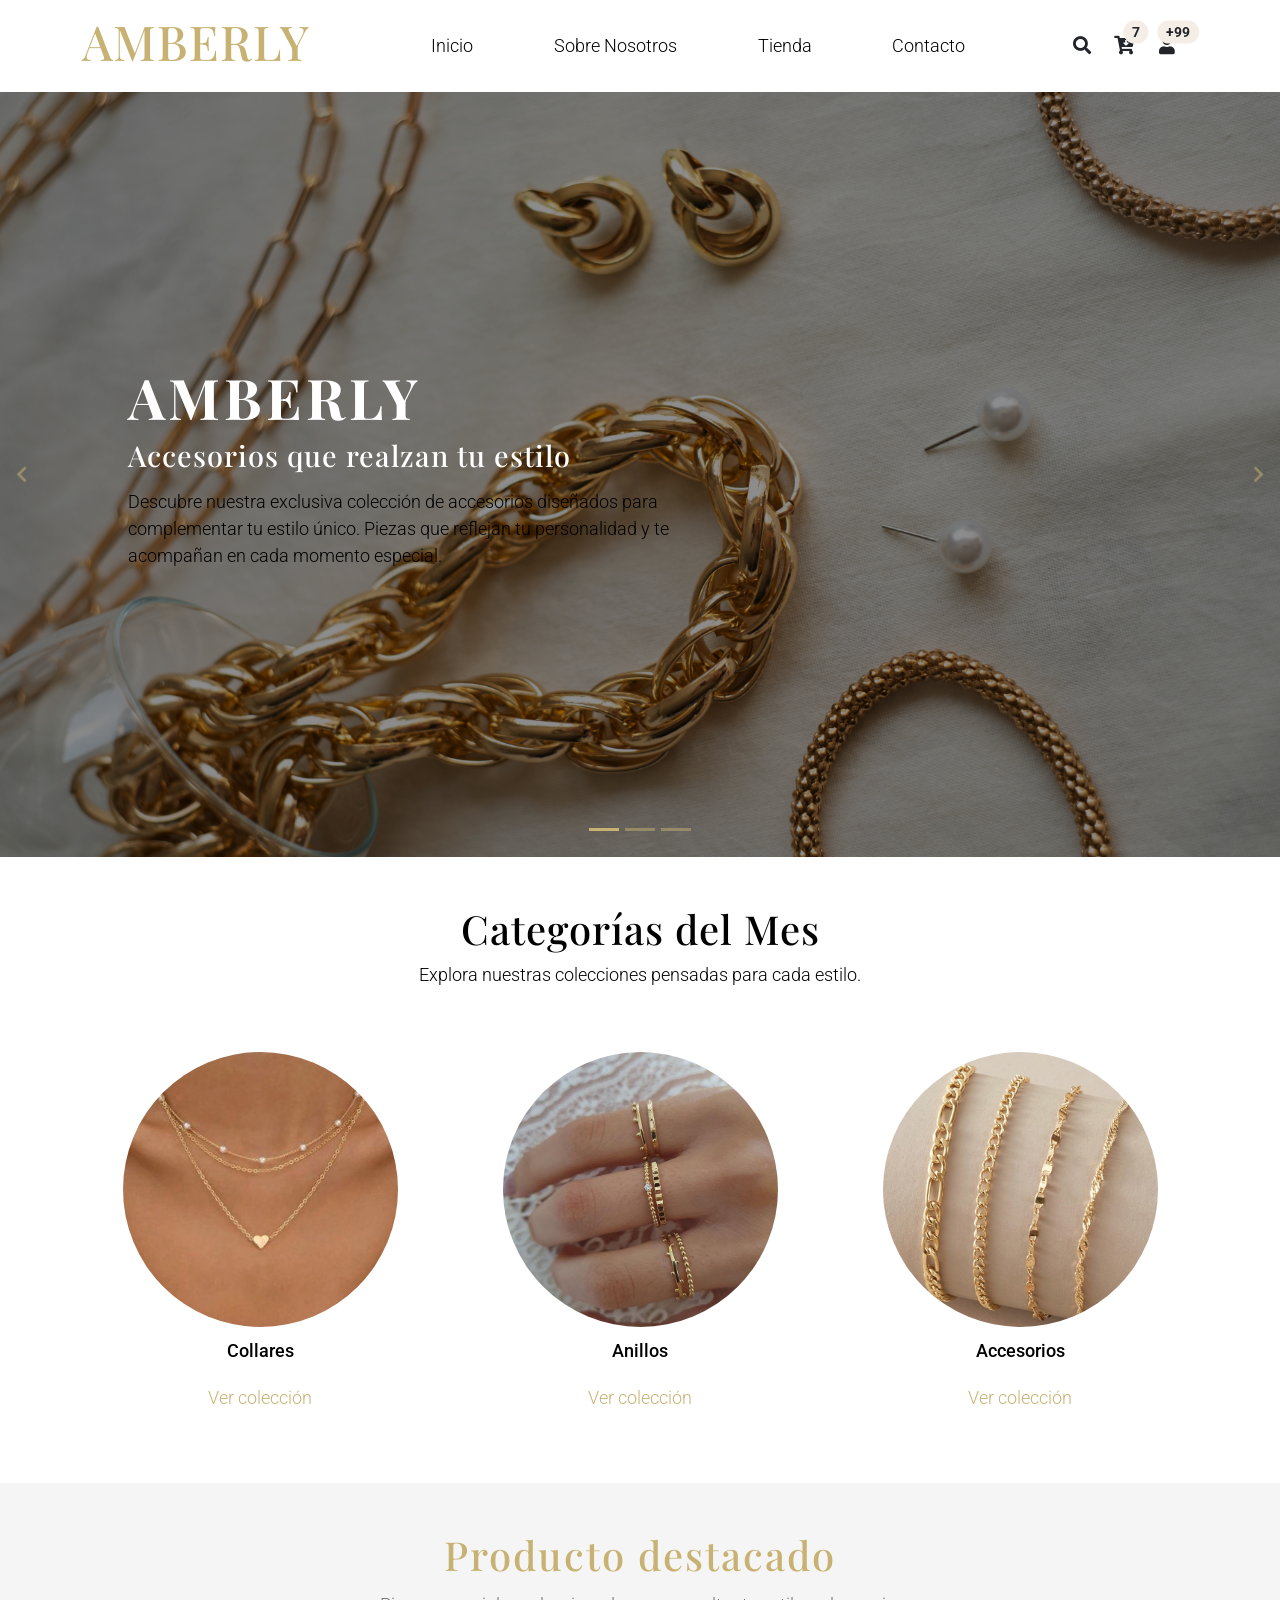
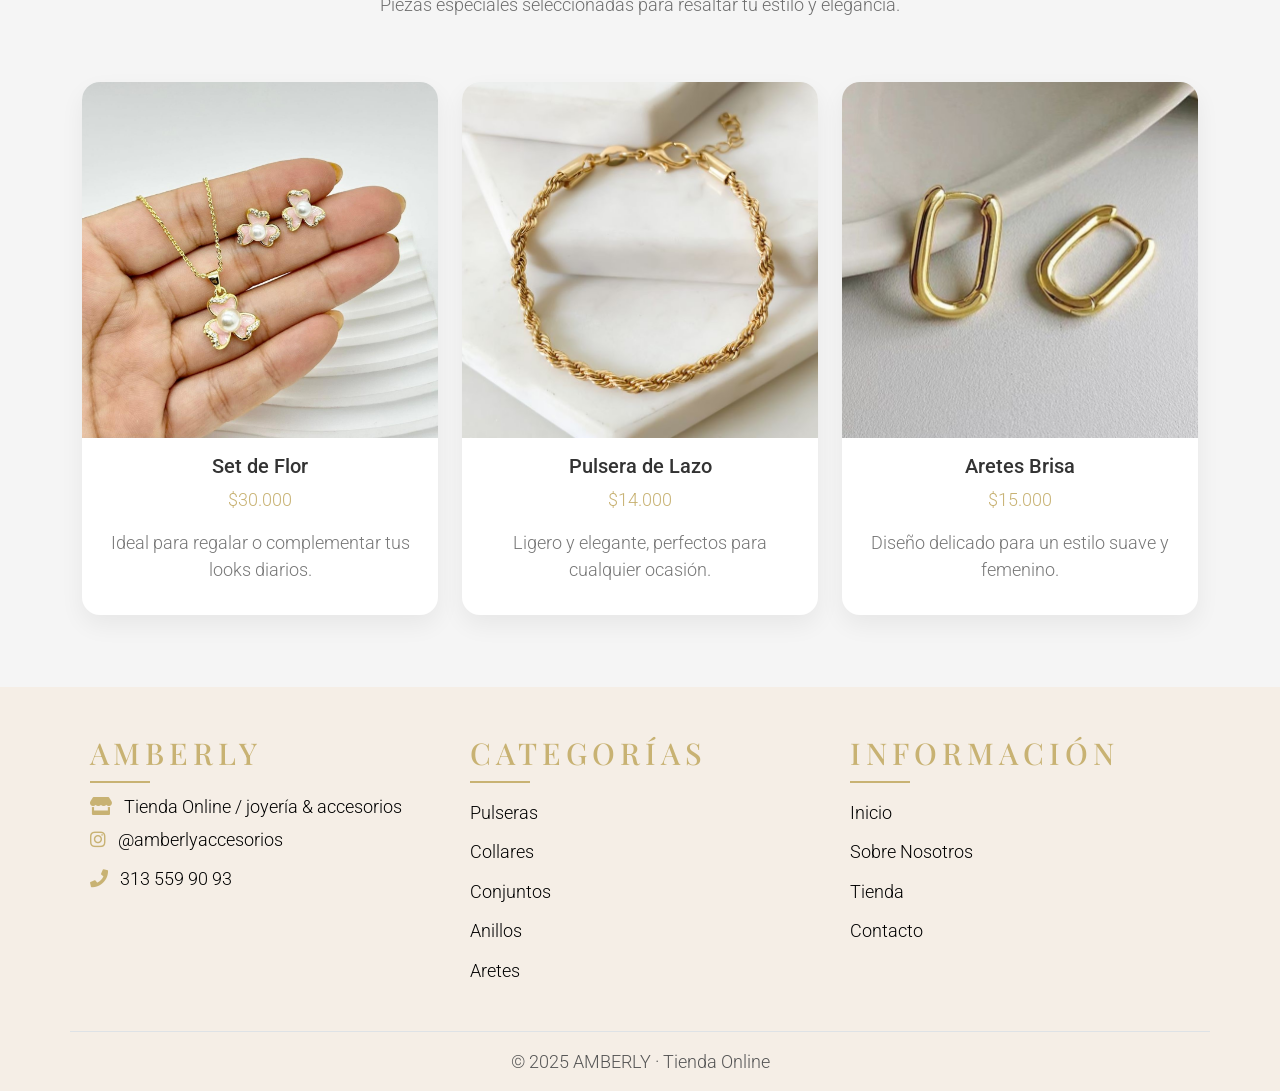
<file: index.html>
<!DOCTYPE html>
<html lang="en">

<head>
    <title>Amberly</title>
    <meta charset="utf-8">
    <meta name="viewport" content="width=device-width, initial-scale=1">

    <link rel="Logo-touch-icon" href="assets/img/Logo.png">
    <link rel="shortcut icon" type="image/x-icon" href="assets/img/Logo.png">

    <link rel="stylesheet" href="assets/css/bootstrap.min.css">
    <link rel="stylesheet" href="assets/css/templatemo.css">
    <link rel="stylesheet" href="assets/css/custom.css">

    <!-- Load fonts style after rendering the layout styles -->
    <link rel="stylesheet"
        href="https://fonts.googleapis.com/css2?family=Roboto:wght@100;200;300;400;500;700;900&display=swap">
    <link rel="stylesheet"
        href="https://fonts.googleapis.com/css2?family=Playfair+Display:wght@400;600&family=Poppins:wght@300;400;500&display=swap">
    <link rel="stylesheet" href="assets/css/fontawesome.min.css">

</head>

<body>
    <!-- Header -->
    <nav class="navbar navbar-expand-lg navbar-light shadow">
        <div class="container d-flex justify-content-between align-items-center">

            <a class="navbar-brand logo h1 align-self-center" href="index.html">
                AMBERLY
            </a>

            <button class="navbar-toggler border-0" type="button" data-bs-toggle="collapse"
                data-bs-target="#templatemo_main_nav" aria-controls="navbarSupportedContent" aria-expanded="false"
                aria-label="Toggle navigation">
                <span class="navbar-toggler-icon"></span>
            </button>

            <div class="align-self-center collapse navbar-collapse flex-fill  d-lg-flex justify-content-lg-between"
                id="templatemo_main_nav">
                <div class="flex-fill">
                    <ul class="nav navbar-nav d-flex justify-content-between mx-lg-auto">
                        <li class="nav-item">
                            <a class="nav-link" href="index.html">Inicio</a>
                        </li>
                        <li class="nav-item">
                            <a class="nav-link" href="about.html">Sobre Nosotros</a>
                        </li>
                        <li class="nav-item">
                            <a class="nav-link" href="shop.html">Tienda</a>
                        </li>
                        <li class="nav-item">
                            <a class="nav-link" href="contact.html">Contacto</a>
                        </li>
                    </ul>
                </div>
                <div class="navbar align-self-center d-flex">
                    <div class="d-lg-none flex-sm-fill mt-3 mb-4 col-7 col-sm-auto pr-3">
                        <div class="input-group">
                            <input type="text" class="form-control" id="inputMobileSearch" placeholder="Search ...">
                            <div class="input-group-text">
                                <i class="fa fa-fw fa-search"></i>
                            </div>
                        </div>
                    </div>
                    <a class="nav-icon d-none d-lg-inline" href="#" data-bs-toggle="modal"
                        data-bs-target="#templatemo_search">
                        <i class="fa fa-fw fa-search text-dark mr-2"></i>
                    </a>
                    <a class="nav-icon position-relative text-decoration-none" href="#">
                        <i class="fa fa-fw fa-cart-arrow-down text-dark mr-1"></i>
                        <span
                            class="position-absolute top-0 left-100 translate-middle badge rounded-pill bg-light text-dark">7</span>
                    </a>
                    <a class="nav-icon position-relative text-decoration-none" href="#">
                        <i class="fa fa-fw fa-user text-dark mr-3"></i>
                        <span
                            class="position-absolute top-0 left-100 translate-middle badge rounded-pill bg-light text-dark">+99</span>
                    </a>
                </div>
            </div>

        </div>
    </nav>
    <!-- Close Header -->

    <!-- Modal -->
    <div class="modal fade bg-white" id="templatemo_search" tabindex="-1" role="dialog"
        aria-labelledby="exampleModalLabel" aria-hidden="true">
        <div class="modal-dialog modal-lg" role="document">
            <div class="w-100 pt-1 mb-5 text-right">
                <button type="button" class="btn-close" data-bs-dismiss="modal" aria-label="Close"></button>
            </div>
            <form action="" method="get" class="modal-content modal-body border-0 p-0">
                <div class="input-group mb-2">
                    <input type="text" class="form-control" id="inputModalSearch" name="q" placeholder="Search ...">
                    <button type="submit" class="input-group-text bg-success text-light">
                        <i class="fa fa-fw fa-search text-white"></i>
                    </button>
                </div>
            </form>
        </div>
    </div>



    <!-- Start BannerCarrusel -->
    <div id="template-mo-zay-hero-carousel" class="carousel slide" data-bs-ride="carousel">
        <ol class="carousel-indicators">
            <li data-bs-target="#template-mo-zay-hero-carousel" data-bs-slide-to="0" class="active"></li>
            <li data-bs-target="#template-mo-zay-hero-carousel" data-bs-slide-to="1"></li>
            <li data-bs-target="#template-mo-zay-hero-carousel" data-bs-slide-to="2"></li>
        </ol>
        <div class="carousel-inner">

            <!-- SLIDE 1 – Con texto -->
            <div class="carousel-item active">
                <div class="hero-slide">
                    <img src="./assets/img/Banner1.jpg" class="hero-img" alt="Amberly accesorios">

                    <div class="hero-overlay">
                        <div class="hero-content">
                            <h1 class="amberly-title">AMBERLY</h1>
                            <h3 class="amberly-subtitle">Accesorios que realzan tu estilo</h3>
                            <p>
                                Descubre nuestra exclusiva colección de accesorios diseñados para complementar tu estilo
                                único.
                                Piezas que reflejan tu personalidad y te acompañan en cada momento especial.
                            </p>
                        </div>
                    </div>
                </div>
            </div>

            <!-- SLIDE 2 – Solo imagen -->
            <div class="carousel-item">
                <div class="hero-slide">
                    <img src="./assets/img/Banner4.jpg" class="hero-img" alt="Colección Amberly">
                </div>
            </div>

            <!-- SLIDE 3 – Solo imagen -->
            <div class="carousel-item">
                <div class="hero-slide">
                    <img src="./assets/img/Banner2.jpg" class="hero-img" alt="Accesorios Amberly">
                </div>
            </div>
            <div class="carousel-item">
                <div class="hero-slide">
                    <img src="./assets/img/Banner3.jpg" class="hero-img" alt="Accesorios Amberly">
                </div>
            </div>

        </div>

        <a class="carousel-control-prev text-decoration-none w-auto ps-3" href="#template-mo-zay-hero-carousel"
            role="button" data-bs-slide="prev">
            <i class="fas fa-chevron-left"></i>
        </a>
        <a class="carousel-control-next text-decoration-none w-auto pe-3" href="#template-mo-zay-hero-carousel"
            role="button" data-bs-slide="next">
            <i class="fas fa-chevron-right"></i>
        </a>
    </div>
    <!-- End Banner Hero -->


    <!-- Start CATEGORÍAS AMBERLY -->
    <section class="amberly-categories">
        <div class="container py-5">

            <!-- TÍTULO -->
            <div class="row text-center mb-5">
                <div class="col-lg-6 m-auto">
                    <h1 class="categories-title">Categorías del Mes</h1>
                    <p class="categories-text">
                        Explora nuestras colecciones pensadas para cada estilo.
                    </p>
                </div>
            </div>

            <!-- CATEGORÍAS -->
            <div class="row text-center">

                <!-- CATEGORÍA 1 -->
                <div class="col-12 col-md-4 mb-4">
                    <div class="category-card">
                        <div class="category-img-wrapper">
                            <img src="./assets/img/Collares.jpeg" alt="Collares" class="category-img">
                        </div>
                        <h5 class="category-name">Collares</h5>
                        <a href="shop.html?cat=collares" class="category-btn">Ver colección</a>
                    </div>
                </div>

                <!-- CATEGORÍA 2 -->
                <div class="col-12 col-md-4 mb-4">
                    <div class="category-card">
                        <div class="category-img-wrapper">
                            <img src="./assets/img/Anillos.jpeg" alt="Anillos" class="category-img">
                        </div>
                        <h5 class="category-name">Anillos</h5>
                        <a href="shop.html?cat=anillos" class="category-btn">Ver colección</a>
                    </div>
                </div>

                <!-- CATEGORÍA 3 -->
                <div class="col-12 col-md-4 mb-4">
                    <div class="category-card">
                        <div class="category-img-wrapper">
                            <img src="./assets/img/Manillas.jpeg" alt="Accesorios" class="category-img">
                        </div>
                        <h5 class="category-name">Accesorios</h5>
                        <a href="shop.html" class="category-btn">Ver colección</a>
                    </div>
                </div>
            </div>

        </div>
    </section>
    <!-- End CATEGORÍAS AMBERLY -->


    <!-- Start Producto destacado -->
    <section class="featured-amberly">
        <div class="container py-5">

            <!-- TÍTULO -->
            <div class="row text-center mb-5">
                <div class="col-lg-6 m-auto">
                    <h1 class="featured-title">Producto destacado</h1>
                    <p class="featured-text">
                        Piezas especiales seleccionadas para resaltar tu estilo y elegancia.
                    </p>
                </div>
            </div>

            <!-- PRODUCTOS -->
            <div class="row">

                <!-- PRODUCTO 1 -->
                <div class="col-12 col-md-4 mb-4">
                    <a href="shop-single.html?id=set-flor" class="product-link">
                        <div class="card amberly-card">
                            <img src="./assets/img/Setflor.jpg" class="card-img-top" alt="Set de Flor">
                            <div class="card-body text-center">
                                <h5 class="product-name">Set de Flor</h5>
                                <p class="product-price">$30.000</p>
                                <p class="product-desc">
                                    Ideal para regalar o complementar tus looks diarios.
                                </p>
                            </div>
                        </div>
                    </a>
                </div>
                <!-- PRODUCTO 2 -->
                <div class="col-12 col-md-4 mb-4">
                    <a href="shop-single.html?id=pulsera-lazo" class="product-link">
                        <div class="card amberly-card">
                            <img src="./assets/img/ManillaLazo.jpeg" class="card-img-top" alt="Pulsera de Lazo">
                            <div class="card-body text-center">
                                <h5 class="product-name">Pulsera de Lazo</h5>
                                <p class="product-price">$14.000</p>
                                <p class="product-desc">
                                    Ligero y elegante, perfectos para cualquier ocasión.
                                </p>
                            </div>
                        </div>
                    </a>
                </div>
                <!-- PRODUCTO 3 -->
                <div class="col-12 col-md-4 mb-4">
                    <a href="shop-single.html?id=aretes-brisa" class="product-link">
                        <div class="card amberly-card">
                            <img src="./assets/img/AretasBrisa.jpeg" class="card-img-top" alt="Aretes Brisa">
                            <div class="card-body text-center">
                                <h5 class="product-name">Aretes Brisa</h5>
                                <p class="product-price">$15.000</p>
                                <p class="product-desc">
                                    Diseño delicado para un estilo suave y femenino.
                                </p>
                            </div>
                        </div>
                    </a>
                </div>

            </div>
        </div>
    </section>
    <!-- End Producto destacado -->

    <!-- Start Footer -->
    <footer id="amberly_footer">
        <div class="container">
            <div class="row">

                <!-- Marca -->
                <div class="col-md-4 pt-5 footer-col">
                    <h2 class="h2 footer-logo">AMBERLY</h2>
                    <ul class="list-unstyled footer-text">
                        <li>
                            <i class="fas fa-store me-2"></i>
                            Tienda Online / joyería & accesorios
                        </li>
                        <li>
                            <i class="fab fa-instagram me-2"></i>
                            <a href="https://www.instagram.com/" target="_blank">@amberlyaccesorios</a>
                        </li>
                        <li>
                            <i class="fa fa-phone me-2"></i>
                            <a href="tel:3135599093">313 559 90 93</a>
                        </li>
                    </ul>
                </div>

                <!-- Categorías -->
                <div class="col-md-4 pt-5 footer-col">
                    <h2 class="h2 footer-title">CATEGORÍAS</h2>
                    <ul class="list-unstyled footer-links">
                        <li><a href="shop.html?cat=pulseras">Pulseras</a></li>
                        <li><a href="shop.html?cat=collares">Collares</a></li>
                        <li><a href="shop.html?cat=conjuntos">Conjuntos</a></li>
                        <li><a href="shop.html?cat=anillos">Anillos</a></li>
                        <li><a href="shop.html?cat=aretes">Aretes</a></li>
                    </ul>
                </div>

                <!-- Información -->
                <div class="col-md-4 pt-5 footer-col">
                    <h2 class="h2 footer-title">INFORMACIÓN</h2>
                    <ul class="list-unstyled footer-links">
                        <li><a href="index.html">Inicio</a></li>
                        <li><a href="about.html">Sobre Nosotros</a></li>
                        <li><a href="shop.html">Tienda</a></li>
                        <li><a href="contact.html">Contacto</a></li>
                    </ul>
                </div>

            </div>
            <div class="row mt-4 pt-3 border-top">
                <div class="col text-center">
                    <p class="footer-copy">
                        © 2025 AMBERLY · Tienda Online
                    </p>
                </div>
            </div>
        </div>
    </footer>

    <!-- End Footer -->

    <!-- Start Script -->
    <script src="assets/js/jquery-1.11.0.min.js"></script>
    <script src="assets/js/jquery-migrate-1.2.1.min.js"></script>
    <script src="assets/js/bootstrap.bundle.min.js"></script>
    <script src="assets/js/templatemo.js"></script>
    <script src="assets/js/custom.js"></script>
    <!-- End Script -->
</body>

</html>
</file>
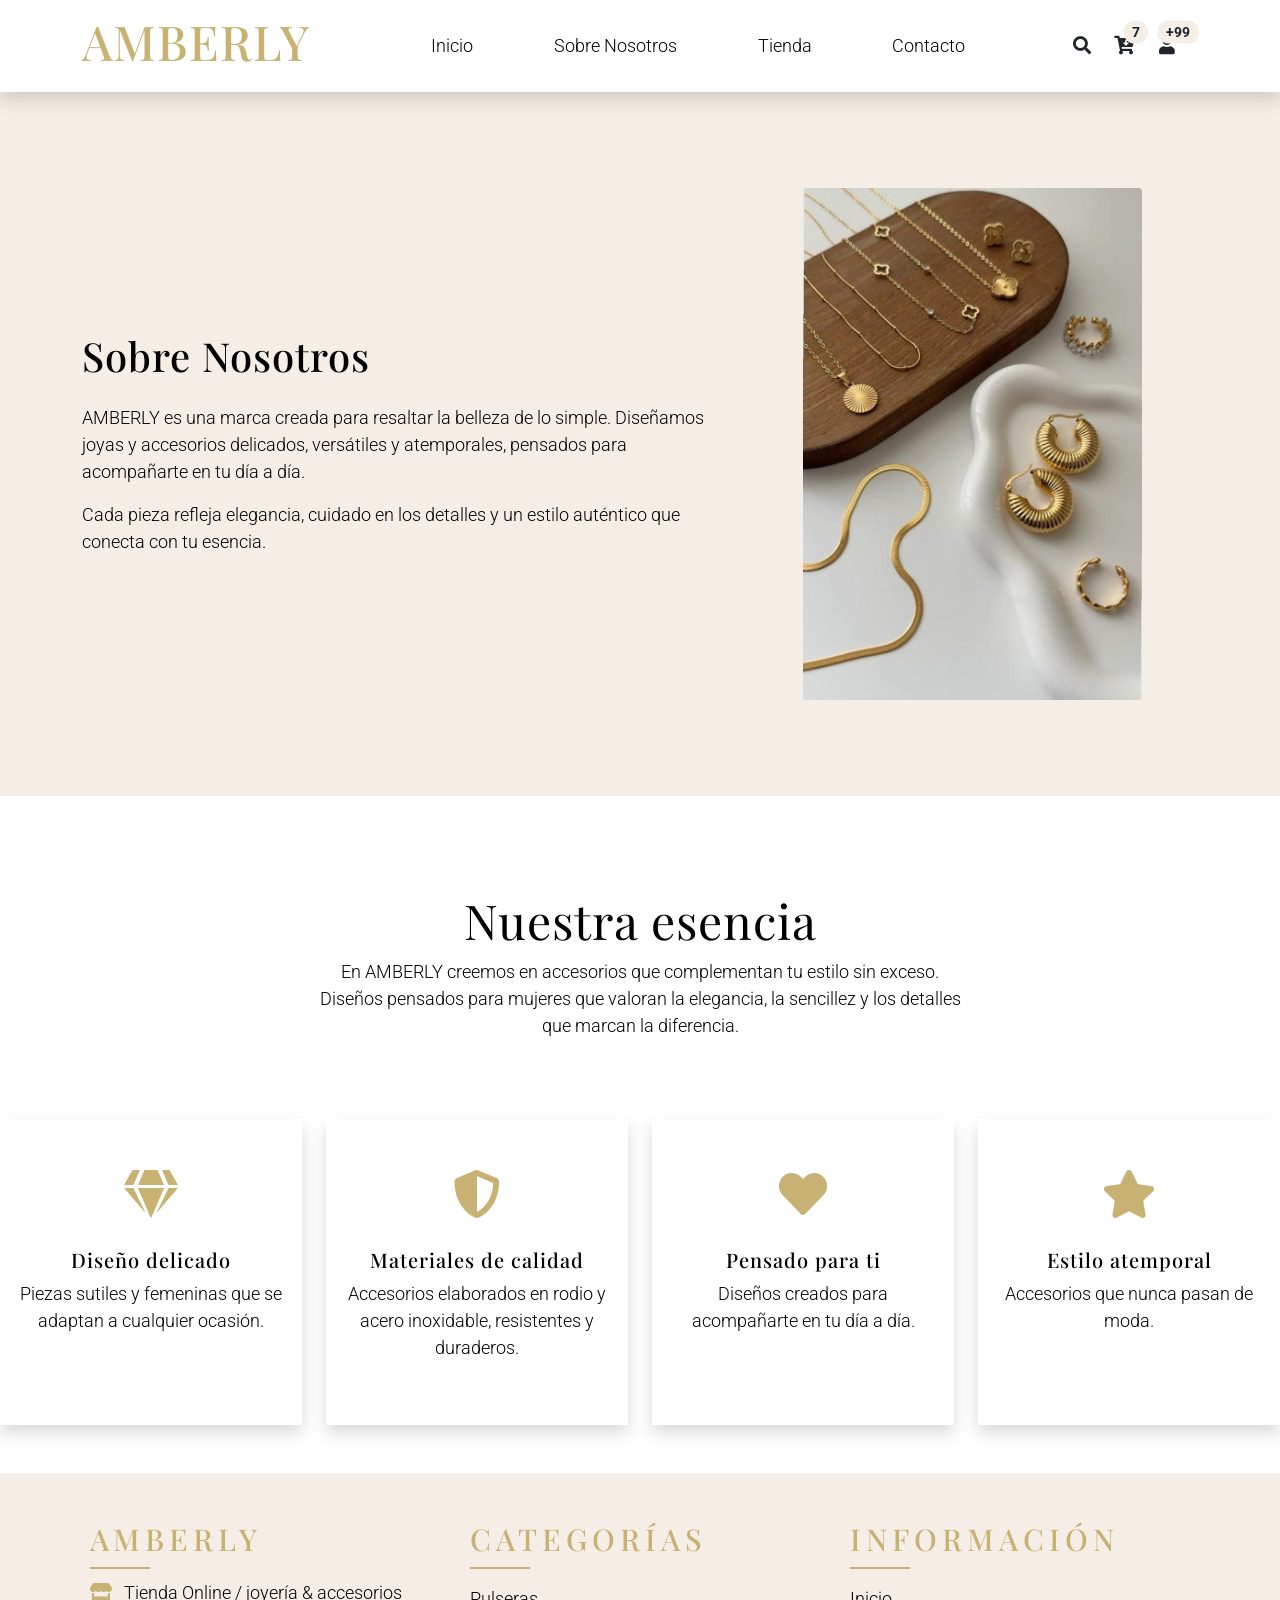
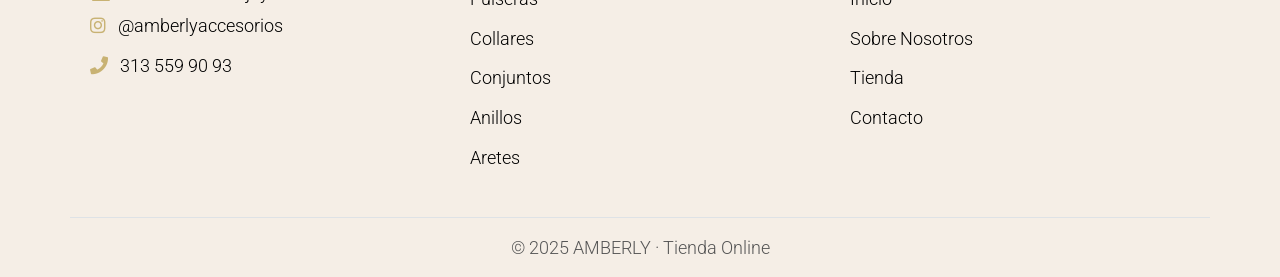
<file: about.html>
<!DOCTYPE html>
<html lang="en">

<head>
    <title>Amberly</title>
    <meta charset="utf-8">
    <meta name="viewport" content="width=device-width, initial-scale=1">

    <link rel="Logo-touch-icon" href="assets/img/Logo.png">
    <link rel="shortcut icon" type="image/x-icon" href="assets/img/Logo.png">

    <link rel="stylesheet" href="assets/css/bootstrap.min.css">
    <link rel="stylesheet" href="assets/css/templatemo.css">
    <link rel="stylesheet" href="assets/css/custom.css">

    <!-- Load fonts style after rendering the layout styles -->
    <link rel="stylesheet"
        href="https://fonts.googleapis.com/css2?family=Roboto:wght@100;200;300;400;500;700;900&display=swap">
    <link rel="stylesheet"
        href="https://fonts.googleapis.com/css2?family=Playfair+Display:wght@400;600&family=Poppins:wght@300;400;500&display=swap">
    <link rel="stylesheet" href="assets/css/fontawesome.min.css">

</head>

<body>
    <!-- Header -->
    <nav class="navbar navbar-expand-lg navbar-light shadow">
        <div class="container d-flex justify-content-between align-items-center">

            <a class="navbar-brand text-success logo h1 align-self-center" href="index.html">
                AMBERLY
            </a>

            <button class="navbar-toggler border-0" type="button" data-bs-toggle="collapse"
                data-bs-target="#templatemo_main_nav" aria-controls="navbarSupportedContent" aria-expanded="false"
                aria-label="Toggle navigation">
                <span class="navbar-toggler-icon"></span>
            </button>

            <div class="align-self-center collapse navbar-collapse flex-fill  d-lg-flex justify-content-lg-between"
                id="templatemo_main_nav">
                <div class="flex-fill">
                    <ul class="nav navbar-nav d-flex justify-content-between mx-lg-auto">
                        <li class="nav-item">
                            <a class="nav-link" href="index.html">Inicio</a>
                        </li>
                        <li class="nav-item">
                            <a class="nav-link" href="about.html">Sobre Nosotros</a>
                        </li>
                        <li class="nav-item">
                            <a class="nav-link" href="shop.html">Tienda</a>
                        </li>
                        <li class="nav-item">
                            <a class="nav-link" href="contact.html">Contacto</a>
                        </li>
                    </ul>
                </div>
                <div class="navbar align-self-center d-flex">
                    <div class="d-lg-none flex-sm-fill mt-3 mb-4 col-7 col-sm-auto pr-3">
                        <div class="input-group">
                            <input type="text" class="form-control" id="inputMobileSearch" placeholder="Search ...">
                            <div class="input-group-text">
                                <i class="fa fa-fw fa-search"></i>
                            </div>
                        </div>
                    </div>
                    <a class="nav-icon d-none d-lg-inline" href="#" data-bs-toggle="modal"
                        data-bs-target="#templatemo_search">
                        <i class="fa fa-fw fa-search text-dark mr-2"></i>
                    </a>
                    <a class="nav-icon position-relative text-decoration-none" href="#">
                        <i class="fa fa-fw fa-cart-arrow-down text-dark mr-1"></i>
                        <span
                            class="position-absolute top-0 left-100 translate-middle badge rounded-pill bg-light text-dark">7</span>
                    </a>
                    <a class="nav-icon position-relative text-decoration-none" href="#">
                        <i class="fa fa-fw fa-user text-dark mr-3"></i>
                        <span
                            class="position-absolute top-0 left-100 translate-middle badge rounded-pill bg-light text-dark">+99</span>
                    </a>
                </div>
            </div>

        </div>
    </nav>
    <!-- Close Header -->

    <!-- Modal -->
    <div class="modal fade bg-white" id="templatemo_search" tabindex="-1" role="dialog"
        aria-labelledby="exampleModalLabel" aria-hidden="true">
        <div class="modal-dialog modal-lg" role="document">
            <div class="w-100 pt-1 mb-5 text-right">
                <button type="button" class="btn-close" data-bs-dismiss="modal" aria-label="Close"></button>
            </div>
            <form action="" method="get" class="modal-content modal-body border-0 p-0">
                <div class="input-group mb-2">
                    <input type="text" class="form-control" id="inputModalSearch" name="q" placeholder="Search ...">
                    <button type="submit" class="input-group-text bg-success text-light">
                        <i class="fa fa-fw fa-search text-white"></i>
                    </button>
                </div>
            </form>
        </div>
    </div>



   <section class="py-5" style="background-color: #F5EEE6;">
    <div class="container">
        <div class="row align-items-center py-5">
            
            <!-- Texto -->
            <div class="col-md-7">
                <h1 class="mb-4">Sobre Nosotros</h1>
                <p class="mb-3">
                    AMBERLY es una marca creada para resaltar la belleza de lo simple. Diseñamos
                    joyas y accesorios delicados, versátiles y atemporales, pensados para acompañarte
                    en tu día a día.
                </p>
                <p class="mb-0">
                    Cada pieza refleja elegancia, cuidado en los detalles y un estilo auténtico
                    que conecta con tu esencia.
                </p>
            </div>

            <!-- Imagen -->
            <div class="col-md-5 text-center">
                <img 
                    src="assets/img/About.jpeg" 
                    alt="Sobre Amberly"
                    class="img-fluid rounded"
                    style="max-width: 75%; height: auto;"
                >
            </div>

        </div>
    </div>
</section>

    <!-- Close Banner -->

    <!-- Start Section -->
    <section class="container py-5">
        <div class="row text-center pt-5 pb-3">
            <div class="col-lg-7 m-auto">
                <h1 class="h1">Nuestra esencia</h1>
                <p>
                    En AMBERLY creemos en accesorios que complementan tu estilo sin exceso.
                    Diseños pensados para mujeres que valoran la elegancia, la sencillez
                    y los detalles que marcan la diferencia.
                </p>
            </div>
        </div>
    </section>
    <!-- End Section -->

    <!-- Start Brands -->
    <div class="row">

        <div class="col-md-6 col-lg-3 pb-5">
            <div class="h-100 py-5 services-icon-wap shadow">
                <div class="h1 text-success text-center">
                    <i class="fas fa-gem"></i>
                </div>
                <h2 class="h5 mt-4 text-center">Diseño delicado</h2>
                <p class="text-center px-3">
                    Piezas sutiles y femeninas que se adaptan a cualquier ocasión.
                </p>
            </div>
        </div>

        <div class="col-md-6 col-lg-3 pb-5">
            <div class="h-100 py-5 services-icon-wap shadow">
                <div class="h1 text-success text-center">
                    <i class="fas fa-shield-alt"></i>
                </div>
                <h2 class="h5 mt-4 text-center">Materiales de calidad</h2>
                <p class="text-center px-3">
                    Accesorios elaborados en rodio y acero inoxidable, resistentes y duraderos.
                </p>
            </div>
        </div>

        <div class="col-md-6 col-lg-3 pb-5">
            <div class="h-100 py-5 services-icon-wap shadow">
                <div class="h1 text-success text-center">
                    <i class="fas fa-heart"></i>
                </div>
                <h2 class="h5 mt-4 text-center">Pensado para ti</h2>
                <p class="text-center px-3">
                    Diseños creados para acompañarte en tu día a día.
                </p>
            </div>
        </div>

        <div class="col-md-6 col-lg-3 pb-5">
            <div class="h-100 py-5 services-icon-wap shadow">
                <div class="h1 text-success text-center">
                    <i class="fas fa-star"></i>
                </div>
                <h2 class="h5 mt-4 text-center">Estilo atemporal</h2>
                <p class="text-center px-3">
                    Accesorios que nunca pasan de moda.
                </p>
            </div>
        </div>

    </div>
    </section>

    <!--End Brands-->


    <!-- Start Footer -->
    <footer id="amberly_footer">
        <div class="container">
            <div class="row">

                <!-- Marca -->
                <div class="col-md-4 pt-5 footer-col">
                    <h2 class="h2 footer-logo">AMBERLY</h2>
                    <ul class="list-unstyled footer-text">
                        <li>
                            <i class="fas fa-store me-2"></i>
                            Tienda Online / joyería & accesorios
                        </li>
                        <li>
                            <i class="fab fa-instagram me-2"></i>
                            <a href="https://www.instagram.com/" target="_blank">@amberlyaccesorios</a>
                        </li>
                        <li>
                            <i class="fa fa-phone me-2"></i>
                            <a href="tel:3135599093">313 559 90 93</a>
                        </li>
                    </ul>
                </div>

                <!-- Categorías -->
                <div class="col-md-4 pt-5 footer-col">
                    <h2 class="h2 footer-title">CATEGORÍAS</h2>
                    <ul class="list-unstyled footer-links">
                        <li><a href="shop.html?cat=pulseras">Pulseras</a></li>
                        <li><a href="shop.html?cat=collares">Collares</a></li>
                        <li><a href="shop.html?cat=conjuntos">Conjuntos</a></li>
                        <li><a href="shop.html?cat=anillos">Anillos</a></li>
                        <li><a href="shop.html?cat=aretes">Aretes</a></li>
                    </ul>
                </div>

                <!-- Información -->
                <div class="col-md-4 pt-5 footer-col">
                    <h2 class="h2 footer-title">INFORMACIÓN</h2>
                    <ul class="list-unstyled footer-links">
                        <li><a href="index.html">Inicio</a></li>
                        <li><a href="about.html">Sobre Nosotros</a></li>
                        <li><a href="shop.html">Tienda</a></li>
                        <li><a href="contact.html">Contacto</a></li>
                    </ul>
                </div>

            </div>

            <div class="row mt-4 pt-3 border-top">
                <div class="col text-center">
                    <p class="footer-copy">
                        © 2025 AMBERLY · Tienda Online
                    </p>
                </div>
            </div>
        </div>
    </footer>

    <!-- End Footer -->

    <!-- Start Script -->
    <script src="assets/js/jquery-1.11.0.min.js"></script>
    <script src="assets/js/jquery-migrate-1.2.1.min.js"></script>
    <script src="assets/js/bootstrap.bundle.min.js"></script>
    <script src="assets/js/templatemo.js"></script>
    <script src="assets/js/custom.js"></script>
    <!-- End Script -->
</body>

</html>
</file>
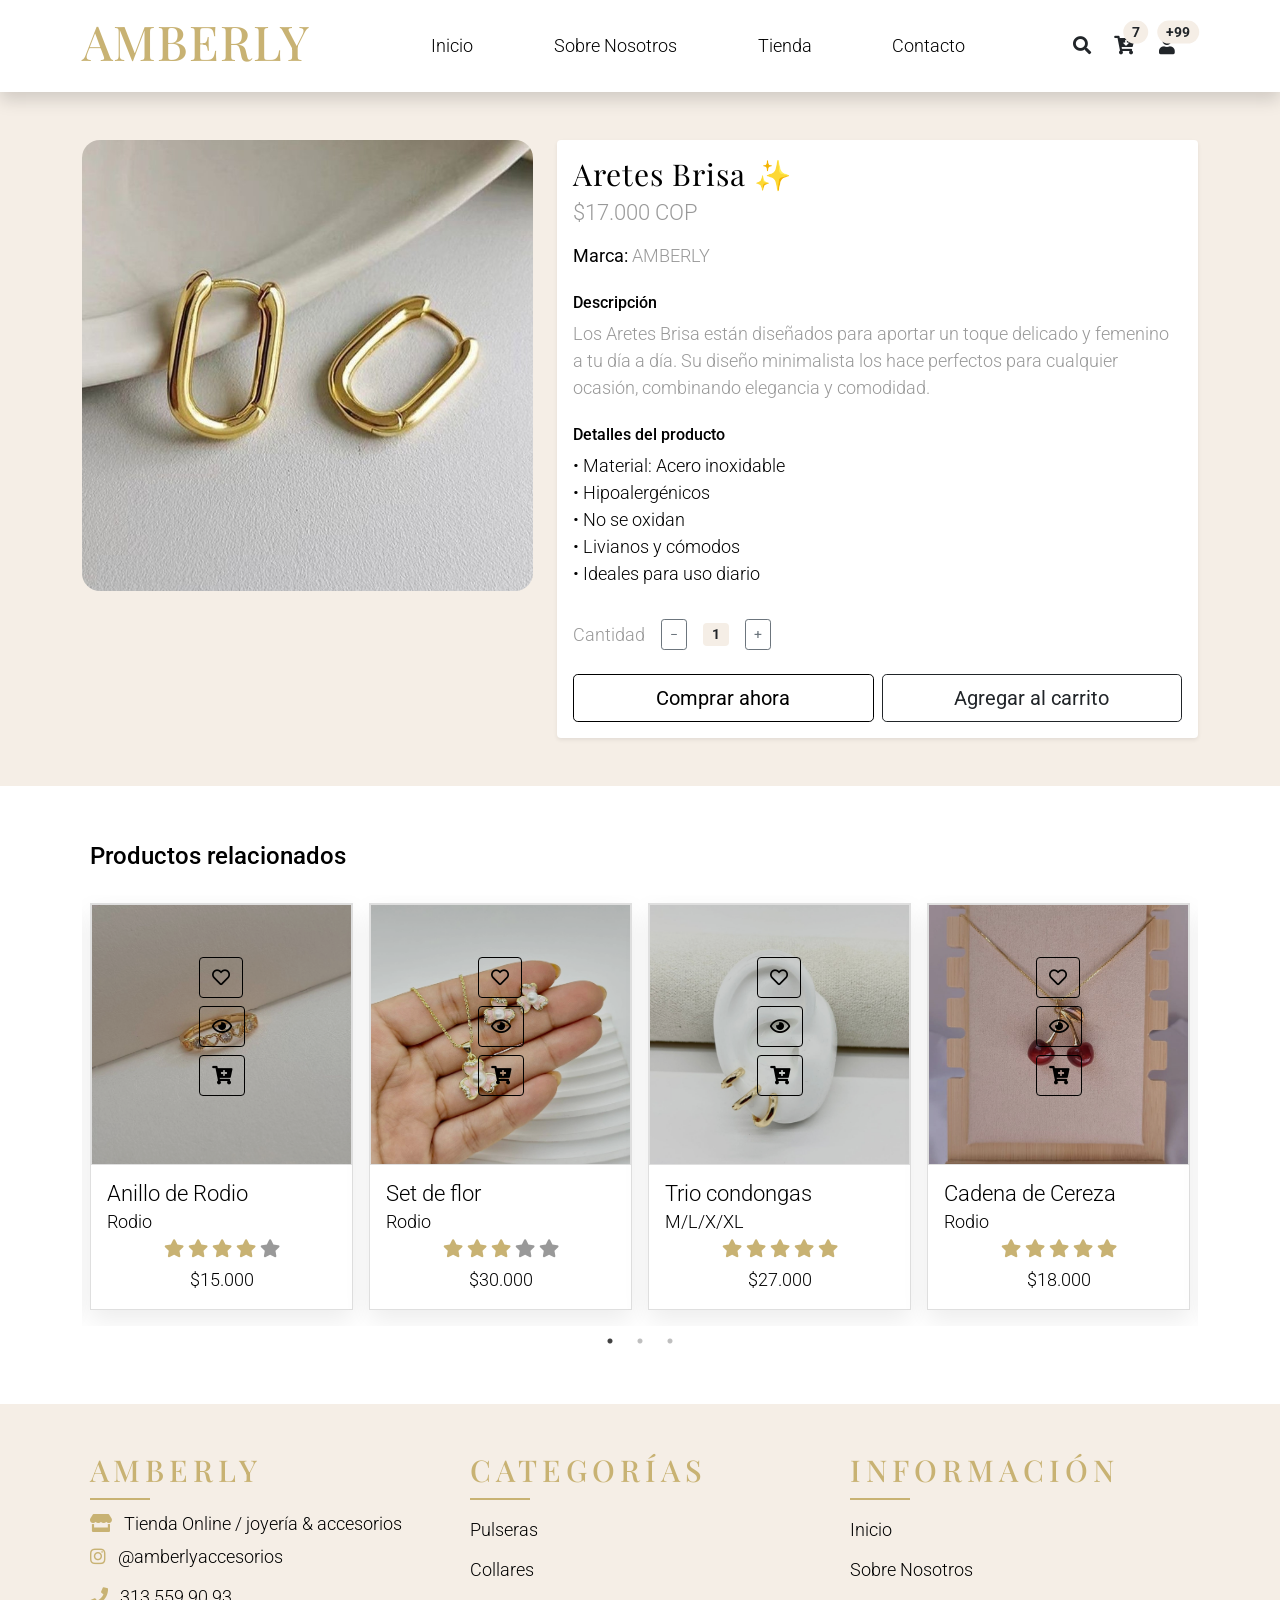
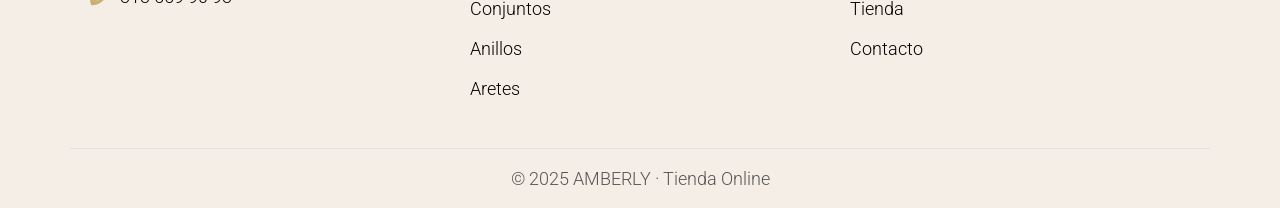
<file: shop-single.html>
<!DOCTYPE html>
<html lang="en">

<head>
    <title>Amberly</title>
    <meta charset="utf-8">
    <meta name="viewport" content="width=device-width, initial-scale=1">

    <link rel="Logo-touch-icon" href="assets/img/Logo.png">
    <link rel="shortcut icon" type="image/x-icon" href="assets/img/Logo.png">

    <link rel="stylesheet" href="assets/css/bootstrap.min.css">
    <link rel="stylesheet" href="assets/css/templatemo.css">
    <link rel="stylesheet" href="assets/css/custom.css">

    <!-- Load fonts style after rendering the layout styles -->
    <link rel="stylesheet"
        href="https://fonts.googleapis.com/css2?family=Roboto:wght@100;200;300;400;500;700;900&display=swap">
    <link rel="stylesheet"
        href="https://fonts.googleapis.com/css2?family=Playfair+Display:wght@400;600&family=Poppins:wght@300;400;500&display=swap">
    <link rel="stylesheet" href="assets/css/fontawesome.min.css">

    <!-- Slick -->
    <link rel="stylesheet" type="text/css" href="assets/css/slick.min.css">
    <link rel="stylesheet" type="text/css" href="assets/css/slick-theme.css">

</head>

<body>
    <!-- Header -->
    <nav class="navbar navbar-expand-lg navbar-light shadow">
        <div class="container d-flex justify-content-between align-items-center">

            <a class="navbar-brand text-success logo h1 align-self-center" href="index.html">
                AMBERLY
            </a>

            <button class="navbar-toggler border-0" type="button" data-bs-toggle="collapse"
                data-bs-target="#templatemo_main_nav" aria-controls="navbarSupportedContent" aria-expanded="false"
                aria-label="Toggle navigation">
                <span class="navbar-toggler-icon"></span>
            </button>

            <div class="align-self-center collapse navbar-collapse flex-fill  d-lg-flex justify-content-lg-between"
                id="templatemo_main_nav">
                <div class="flex-fill">
                    <ul class="nav navbar-nav d-flex justify-content-between mx-lg-auto">
                        <li class="nav-item">
                            <a class="nav-link" href="index.html">Inicio</a>
                        </li>
                        <li class="nav-item">
                            <a class="nav-link" href="about.html">Sobre Nosotros</a>
                        </li>
                        <li class="nav-item">
                            <a class="nav-link" href="shop.html">Tienda</a>
                        </li>
                        <li class="nav-item">
                            <a class="nav-link" href="contact.html">Contacto</a>
                        </li>
                    </ul>
                </div>
                <div class="navbar align-self-center d-flex">
                    <div class="d-lg-none flex-sm-fill mt-3 mb-4 col-7 col-sm-auto pr-3">
                        <div class="input-group">
                            <input type="text" class="form-control" id="inputMobileSearch" placeholder="Search ...">
                            <div class="input-group-text">
                                <i class="fa fa-fw fa-search"></i>
                            </div>
                        </div>
                    </div>
                    <a class="nav-icon d-none d-lg-inline" href="#" data-bs-toggle="modal"
                        data-bs-target="#templatemo_search">
                        <i class="fa fa-fw fa-search text-dark mr-2"></i>
                    </a>
                    <a class="nav-icon position-relative text-decoration-none" href="#">
                        <i class="fa fa-fw fa-cart-arrow-down text-dark mr-1"></i>
                        <span
                            class="position-absolute top-0 left-100 translate-middle badge rounded-pill bg-light text-dark">7</span>
                    </a>
                    <a class="nav-icon position-relative text-decoration-none" href="#">
                        <i class="fa fa-fw fa-user text-dark mr-3"></i>
                        <span
                            class="position-absolute top-0 left-100 translate-middle badge rounded-pill bg-light text-dark">+99</span>
                    </a>
                </div>
            </div>

        </div>
    </nav>
    <!-- Close Header -->

    <!-- Modal -->
    <div class="modal fade bg-white" id="templatemo_search" tabindex="-1" role="dialog"
        aria-labelledby="exampleModalLabel" aria-hidden="true">
        <div class="modal-dialog modal-lg" role="document">
            <div class="w-100 pt-1 mb-5 text-right">
                <button type="button" class="btn-close" data-bs-dismiss="modal" aria-label="Close"></button>
            </div>
            <form action="" method="get" class="modal-content modal-body border-0 p-0">
                <div class="input-group mb-2">
                    <input type="text" class="form-control" id="inputModalSearch" name="q" placeholder="Search ...">
                    <button type="submit" class="input-group-text bg-success text-light">
                        <i class="fa fa-fw fa-search text-white"></i>
                    </button>
                </div>
            </form>
        </div>
    </div>



    <!-- Open Content -->
    <section class="bg-light">
        <div class="container pb-5">
            <div class="row">
                <div class="col-lg-5 mt-5">
                    <div class="product-image-zoom">
                        <img id="product-image" src="assets/img/AretasBrisa.jpeg" alt="Accesorio Amberly"
                            class="img-fluid zoom-img">
                    </div>
                </div>
                <!-- col end -->
                <div class="col-lg-7 mt-5">
                    <div class="card border-0 shadow-sm">
                        <div class="card-body">

                            <!-- Nombre del producto -->
                            <h1 id="product-name" class="h2 mb-2">Aretes Brisa ✨</h1>

                            <!-- Precio -->
                            <p id="product-price" class="h3 text-muted mb-3">$17.000 COP</p>

                            <!-- Rating -->
                            <p id="product-rating" class="mb-3"></p>

                            <!-- Marca -->
                            <p class="mb-3">
                                <strong>Marca:</strong>
                                <span class="text-muted">AMBERLY</span>
                            </p>

                            <!-- Descripción -->
                            <h6 class="mt-4">Descripción</h6>
                            <p id="product-description" class="text-muted">
                                Los Aretes Brisa están diseñados para aportar un toque delicado y femenino a tu día a
                                día.
                                Su diseño minimalista los hace perfectos para cualquier ocasión, combinando elegancia y
                                comodidad.
                            </p>

                            <!-- Detalles -->
                            <h6 class="mt-4">Detalles del producto</h6>
                            <ul class="list-unstyled text-muted pb-3">
                                <li>• Material: Acero inoxidable</li>
                                <li>• Hipoalergénicos</li>
                                <li>• No se oxidan</li>
                                <li>• Livianos y cómodos</li>
                                <li>• Ideales para uso diario</li>
                            </ul>

                            <!-- Cantidad -->
                            <form action="" method="GET">
                                <input type="hidden" name="product-title" value="Aretes Brisa">

                                <div class="d-flex align-items-center mb-4">
                                    <span class="me-3 text-muted">Cantidad</span>

                                    <button type="button" class="btn btn-outline-secondary btn-sm"
                                        id="btn-minus">−</button>

                                    <span class="mx-3 badge bg-light text-dark" id="var-value">1</span>

                                    <button type="button" class="btn btn-outline-secondary btn-sm"
                                        id="btn-plus">+</button>

                                    <input type="hidden" name="product-quantity" id="product-quantity" value="1">
                                </div>

                                <!-- Botones -->
                                <div class="row g-2">
                                    <div class="col-12 col-md-6 d-grid">
                                        <button type="submit" class="btn amberly-btn btn-lg">
                                            Comprar ahora
                                        </button>
                                    </div>
                                    <div class="col-12 col-md-6 d-grid">
                                        <button type="submit" class="btn btn-outline-dark btn-lg">
                                            Agregar al carrito
                                        </button>
                                    </div>
                                </div>
                            </form>

                        </div>
                    </div>
                </div>
            </div>
        </div>
    </section>
    <!-- Close Content -->

    <!-- Start Article -->
    <section class="py-5">
        <div class="container">
            <div class="row text-left p-2 pb-3">
                <h4>Productos relacionados</h4>
            </div>

            <!--Start Carousel Wrapper-->
            <div id="carousel-related-product">

                <div class="p-2 pb-3">
                    <div class="product-wap card rounded-0">
                        <div class="card rounded-0">
                            <img class="card-img rounded-0 img-fluid" src="assets/img/Anillo.jpg">
                            <div
                                class="card-img-overlay rounded-0 product-overlay d-flex align-items-center justify-content-center">
                                <ul class="list-unstyled">
                                    <li><a class="btn btn-success text-white" href="shop-single.html"><i
                                                class="far fa-heart"></i></a></li>
                                    <li><a class="btn btn-success text-white mt-2" href="shop-single.html"><i
                                                class="far fa-eye"></i></a></li>
                                    <li><a class="btn btn-success text-white mt-2" href="shop-single.html"><i
                                                class="fas fa-cart-plus"></i></a></li>
                                </ul>
                            </div>
                        </div>
                        <div class="card-body">
                            <a href="shop-single.html" class="h3 text-decoration-none">Anillo de Rodio</a>
                            <ul class="w-100 list-unstyled d-flex justify-content-between mb-0">
                                <li>Rodio</li>
                                <li class="pt-2">
                                    <span class="product-color-dot color-dot-red float-left rounded-circle ml-1"></span>
                                    <span
                                        class="product-color-dot color-dot-blue float-left rounded-circle ml-1"></span>
                                    <span
                                        class="product-color-dot color-dot-black float-left rounded-circle ml-1"></span>
                                    <span
                                        class="product-color-dot color-dot-light float-left rounded-circle ml-1"></span>
                                    <span
                                        class="product-color-dot color-dot-green float-left rounded-circle ml-1"></span>
                                </li>
                            </ul>
                            <ul class="list-unstyled d-flex justify-content-center mb-1">
                                <li>
                                    <i class="text-warning fa fa-star"></i>
                                    <i class="text-warning fa fa-star"></i>
                                    <i class="text-warning fa fa-star"></i>
                                    <i class="text-warning fa fa-star"></i>
                                    <i class="text-muted fa fa-star"></i>
                                </li>
                            </ul>
                            <p class="text-center mb-0">$15.000</p>
                        </div>
                    </div>
                </div>

                <div class="p-2 pb-3">
                    <div class="product-wap card rounded-0">
                        <div class="card rounded-0">
                            <img class="card-img rounded-0 img-fluid" src="assets/img/Setflor.jpg">
                            <div
                                class="card-img-overlay rounded-0 product-overlay d-flex align-items-center justify-content-center">
                                <ul class="list-unstyled">
                                    <li><a class="btn btn-success text-white" href="shop-single.html"><i
                                                class="far fa-heart"></i></a></li>
                                    <li><a class="btn btn-success text-white mt-2" href="shop-single.html"><i
                                                class="far fa-eye"></i></a></li>
                                    <li><a class="btn btn-success text-white mt-2" href="shop-single.html"><i
                                                class="fas fa-cart-plus"></i></a></li>
                                </ul>
                            </div>
                        </div>
                        <div class="card-body">
                            <a href="shop-single.html" class="h3 text-decoration-none">Set de flor</a>
                            <ul class="w-100 list-unstyled d-flex justify-content-between mb-0">
                                <li>Rodio</li>
                                <li class="pt-2">
                                    <span class="product-color-dot color-dot-red float-left rounded-circle ml-1"></span>
                                    <span
                                        class="product-color-dot color-dot-blue float-left rounded-circle ml-1"></span>
                                    <span
                                        class="product-color-dot color-dot-black float-left rounded-circle ml-1"></span>
                                    <span
                                        class="product-color-dot color-dot-light float-left rounded-circle ml-1"></span>
                                    <span
                                        class="product-color-dot color-dot-green float-left rounded-circle ml-1"></span>
                                </li>
                            </ul>
                            <ul class="list-unstyled d-flex justify-content-center mb-1">
                                <li>
                                    <i class="text-warning fa fa-star"></i>
                                    <i class="text-warning fa fa-star"></i>
                                    <i class="text-warning fa fa-star"></i>
                                    <i class="text-muted fa fa-star"></i>
                                    <i class="text-muted fa fa-star"></i>
                                </li>
                            </ul>
                            <p class="text-center mb-0">$30.000</p>
                        </div>
                    </div>
                </div>

                <div class="p-2 pb-3">
                    <div class="product-wap card rounded-0">
                        <div class="card rounded-0">
                            <img class="card-img rounded-0 img-fluid" src="assets/img/SetCandongas.png">
                            <div
                                class="card-img-overlay rounded-0 product-overlay d-flex align-items-center justify-content-center">
                                <ul class="list-unstyled">
                                    <li><a class="btn btn-success text-white" href="shop-single.html"><i
                                                class="far fa-heart"></i></a></li>
                                    <li><a class="btn btn-success text-white mt-2" href="shop-single.html"><i
                                                class="far fa-eye"></i></a></li>
                                    <li><a class="btn btn-success text-white mt-2" href="shop-single.html"><i
                                                class="fas fa-cart-plus"></i></a></li>
                                </ul>
                            </div>
                        </div>
                        <div class="card-body">
                            <a href="shop-single.html" class="h3 text-decoration-none">Trio condongas</a>
                            <ul class="w-100 list-unstyled d-flex justify-content-between mb-0">
                                <li>M/L/X/XL</li>
                                <li class="pt-2">
                                    <span class="product-color-dot color-dot-red float-left rounded-circle ml-1"></span>
                                    <span
                                        class="product-color-dot color-dot-blue float-left rounded-circle ml-1"></span>
                                    <span
                                        class="product-color-dot color-dot-black float-left rounded-circle ml-1"></span>
                                    <span
                                        class="product-color-dot color-dot-light float-left rounded-circle ml-1"></span>
                                    <span
                                        class="product-color-dot color-dot-green float-left rounded-circle ml-1"></span>
                                </li>
                            </ul>
                            <ul class="list-unstyled d-flex justify-content-center mb-1">
                                <li>
                                    <i class="text-warning fa fa-star"></i>
                                    <i class="text-warning fa fa-star"></i>
                                    <i class="text-warning fa fa-star"></i>
                                    <i class="text-warning fa fa-star"></i>
                                    <i class="text-warning fa fa-star"></i>
                                </li>
                            </ul>
                            <p class="text-center mb-0">$27.000</p>
                        </div>
                    </div>
                </div>

                <div class="p-2 pb-3">
                    <div class="product-wap card rounded-0">
                        <div class="card rounded-0">
                            <img class="card-img rounded-0 img-fluid" src="assets/img/Cadena de Cereza.jpeg">
                            <div
                                class="card-img-overlay rounded-0 product-overlay d-flex align-items-center justify-content-center">
                                <ul class="list-unstyled">
                                    <li><a class="btn btn-success text-white" href="shop-single.html"><i
                                                class="far fa-heart"></i></a></li>
                                    <li><a class="btn btn-success text-white mt-2" href="shop-single.html"><i
                                                class="far fa-eye"></i></a></li>
                                    <li><a class="btn btn-success text-white mt-2" href="shop-single.html"><i
                                                class="fas fa-cart-plus"></i></a></li>
                                </ul>
                            </div>
                        </div>
                        <div class="card-body">
                            <a href="shop-single.html" class="h3 text-decoration-none">Cadena de Cereza</a>
                            <ul class="w-100 list-unstyled d-flex justify-content-between mb-0">
                                <li>Rodio</li>
                                <li class="pt-2">
                                    <span class="product-color-dot color-dot-red float-left rounded-circle ml-1"></span>
                                    <span
                                        class="product-color-dot color-dot-blue float-left rounded-circle ml-1"></span>
                                    <span
                                        class="product-color-dot color-dot-black float-left rounded-circle ml-1"></span>
                                    <span
                                        class="product-color-dot color-dot-light float-left rounded-circle ml-1"></span>
                                    <span
                                        class="product-color-dot color-dot-green float-left rounded-circle ml-1"></span>
                                </li>
                            </ul>
                            <ul class="list-unstyled d-flex justify-content-center mb-1">
                                <li>
                                    <i class="text-warning fa fa-star"></i>
                                    <i class="text-warning fa fa-star"></i>
                                    <i class="text-warning fa fa-star"></i>
                                    <i class="text-warning fa fa-star"></i>
                                    <i class="text-warning fa fa-star"></i>
                                </li>
                            </ul>
                            <p class="text-center mb-0">$18.000</p>
                        </div>
                    </div>
                </div>

                <div class="p-2 pb-3">
                    <div class="product-wap card rounded-0">
                        <div class="card rounded-0">
                            <img class="card-img rounded-0 img-fluid" src="assets/img/PulseraTrebol.jpeg">
                            <div
                                class="card-img-overlay rounded-0 product-overlay d-flex align-items-center justify-content-center">
                                <ul class="list-unstyled">
                                    <li><a class="btn btn-success text-white" href="shop-single.html"><i
                                                class="far fa-heart"></i></a></li>
                                    <li><a class="btn btn-success text-white mt-2" href="shop-single.html"><i
                                                class="far fa-eye"></i></a></li>
                                    <li><a class="btn btn-success text-white mt-2" href="shop-single.html"><i
                                                class="fas fa-cart-plus"></i></a></li>
                                </ul>
                            </div>
                        </div>
                        <div class="card-body">
                            <a href="shop-single.html" class="h3 text-decoration-none">Pulsera Trebol</a>
                            <ul class="w-100 list-unstyled d-flex justify-content-between mb-0">
                                <li class="">Rodio</li>
                                <li class="pt-2">
                                    <span class="product-color-dot color-dot-red float-left rounded-circle ml-1"></span>
                                    <span
                                        class="product-color-dot color-dot-blue float-left rounded-circle ml-1"></span>
                                    <span
                                        class="product-color-dot color-dot-black float-left rounded-circle ml-1"></span>
                                    <span
                                        class="product-color-dot color-dot-light float-left rounded-circle ml-1"></span>
                                    <span
                                        class="product-color-dot color-dot-green float-left rounded-circle ml-1"></span>
                                </li>
                            </ul>
                            <ul class="list-unstyled d-flex justify-content-center mb-1">
                                <li>
                                    <i class="text-warning fa fa-star"></i>
                                    <i class="text-warning fa fa-star"></i>
                                    <i class="text-warning fa fa-star"></i>
                                    <i class="text-muted fa fa-star"></i>
                                    <i class="text-muted fa fa-star"></i>
                                </li>
                            </ul>
                            <p class="text-center mb-0">$14.000</p>
                        </div>
                    </div>
                </div>

                <div class="p-2 pb-3">
                    <div class="product-wap card rounded-0">
                        <div class="card rounded-0">
                            <img class="card-img rounded-0 img-fluid" src="assets/img/Cadena de Corazón.jpeg">
                            <div
                                class="card-img-overlay rounded-0 product-overlay d-flex align-items-center justify-content-center">
                                <ul class="list-unstyled">
                                    <li><a class="btn btn-success text-white" href="shop-single.html"><i
                                                class="far fa-heart"></i></a></li>
                                    <li><a class="btn btn-success text-white mt-2" href="shop-single.html"><i
                                                class="far fa-eye"></i></a></li>
                                    <li><a class="btn btn-success text-white mt-2" href="shop-single.html"><i
                                                class="fas fa-cart-plus"></i></a></li>
                                </ul>
                            </div>
                        </div>
                        <div class="card-body">
                            <a href="shop-single.html" class="h3 text-decoration-none">Cadena de Corazón</a>
                            <ul class="w-100 list-unstyled d-flex justify-content-between mb-0">
                                <li>Rodio</li>
                                <li class="pt-2">
                                    <span class="product-color-dot color-dot-red float-left rounded-circle ml-1"></span>
                                    <span
                                        class="product-color-dot color-dot-blue float-left rounded-circle ml-1"></span>
                                    <span
                                        class="product-color-dot color-dot-black float-left rounded-circle ml-1"></span>
                                    <span
                                        class="product-color-dot color-dot-light float-left rounded-circle ml-1"></span>
                                    <span
                                        class="product-color-dot color-dot-green float-left rounded-circle ml-1"></span>
                                </li>
                            </ul>
                            <ul class="list-unstyled d-flex justify-content-center mb-1">
                                <li>
                                    <i class="text-warning fa fa-star"></i>
                                    <i class="text-warning fa fa-star"></i>
                                    <i class="text-warning fa fa-star"></i>
                                    <i class="text-muted fa fa-star"></i>
                                    <i class="text-muted fa fa-star"></i>
                                </li>
                            </ul>
                            <p class="text-center mb-0">$20.000</p>
                        </div>
                    </div>
                </div>

                <div class="p-2 pb-3">
                    <div class="product-wap card rounded-0">
                        <div class="card rounded-0">
                            <img class="card-img rounded-0 img-fluid" src="assets/img/Set Corazón blanco.jpeg">
                            <div
                                class="card-img-overlay rounded-0 product-overlay d-flex align-items-center justify-content-center">
                                <ul class="list-unstyled">
                                    <li><a class="btn btn-success text-white" href="shop-single.html"><i
                                                class="far fa-heart"></i></a></li>
                                    <li><a class="btn btn-success text-white mt-2" href="shop-single.html"><i
                                                class="far fa-eye"></i></a></li>
                                    <li><a class="btn btn-success text-white mt-2" href="shop-single.html"><i
                                                class="fas fa-cart-plus"></i></a></li>
                                </ul>
                            </div>
                        </div>
                        <div class="card-body">
                            <a href="shop-single.html" class="h3 text-decoration-none">Set Corazón blanco</a>
                            <ul class="w-100 list-unstyled d-flex justify-content-between mb-0">
                                <li>Rodio</li>
                                <li class="pt-2">
                                    <span class="product-color-dot color-dot-red float-left rounded-circle ml-1"></span>
                                    <span
                                        class="product-color-dot color-dot-blue float-left rounded-circle ml-1"></span>
                                    <span
                                        class="product-color-dot color-dot-black float-left rounded-circle ml-1"></span>
                                    <span
                                        class="product-color-dot color-dot-light float-left rounded-circle ml-1"></span>
                                    <span
                                        class="product-color-dot color-dot-green float-left rounded-circle ml-1"></span>
                                </li>
                            </ul>
                            <ul class="list-unstyled d-flex justify-content-center mb-1">
                                <li>
                                    <i class="text-warning fa fa-star"></i>
                                    <i class="text-warning fa fa-star"></i>
                                    <i class="text-warning fa fa-star"></i>
                                    <i class="text-muted fa fa-star"></i>
                                    <i class="text-muted fa fa-star"></i>
                                </li>
                            </ul>
                            <p class="text-center mb-0">$30.000</p>
                        </div>
                    </div>
                </div>
            </div>
        </div>
    </section>
    <!-- End Article -->


    <!-- Start Footer -->
    <footer id="amberly_footer">
        <div class="container">
            <div class="row">

                <!-- Marca -->
                <div class="col-md-4 pt-5 footer-col">
                    <h2 class="h2 footer-logo">AMBERLY</h2>
                    <ul class="list-unstyled footer-text">
                        <li>
                            <i class="fas fa-store me-2"></i>
                            Tienda Online / joyería & accesorios
                        </li>
                        <li>
                            <i class="fab fa-instagram me-2"></i>
                            <a href="https://www.instagram.com/" target="_blank">@amberlyaccesorios</a>
                        </li>
                        <li>
                            <i class="fa fa-phone me-2"></i>
                            <a href="tel:3135599093">313 559 90 93</a>
                        </li>
                    </ul>
                </div>

                <!-- Categorías -->
                <div class="col-md-4 pt-5 footer-col">
                    <h2 class="h2 footer-title">CATEGORÍAS</h2>
                    <ul class="list-unstyled footer-links">
                        <li><a href="shop.html?cat=pulseras">Pulseras</a></li>
                        <li><a href="shop.html?cat=collares">Collares</a></li>
                        <li><a href="shop.html?cat=conjuntos">Conjuntos</a></li>
                        <li><a href="shop.html?cat=anillos">Anillos</a></li>
                        <li><a href="shop.html?cat=aretes">Aretes</a></li>
                    </ul>
                </div>

                <!-- Información -->
                <div class="col-md-4 pt-5 footer-col">
                    <h2 class="h2 footer-title">INFORMACIÓN</h2>
                    <ul class="list-unstyled footer-links">
                        <li><a href="index.html">Inicio</a></li>
                        <li><a href="about.html">Sobre Nosotros</a></li>
                        <li><a href="shop.html">Tienda</a></li>
                        <li><a href="contact.html">Contacto</a></li>
                    </ul>
                </div>

            </div>

            <div class="row mt-4 pt-3 border-top">
                <div class="col text-center">
                    <p class="footer-copy">
                        © 2025 AMBERLY · Tienda Online
                    </p>
                </div>
            </div>
        </div>
    </footer>

    <!-- End Footer -->

    <!-- Start Script -->
    <script src="assets/js/jquery-1.11.0.min.js"></script>
    <script src="assets/js/jquery-migrate-1.2.1.min.js"></script>
    <script src="assets/js/bootstrap.bundle.min.js"></script>
    <script src="assets/js/templatemo.js"></script>
    <script src="assets/js/custom.js"></script>
    <!-- End Script -->

    <!-- Start Slider Script -->
    <script src="assets/js/slick.min.js"></script>
    <script>
        $('#carousel-related-product').slick({
            infinite: true,
            arrows: false,
            slidesToShow: 4,
            slidesToScroll: 3,
            dots: true,
            responsive: [{
                breakpoint: 1024,
                settings: {
                    slidesToShow: 3,
                    slidesToScroll: 3
                }
            },
            {
                breakpoint: 600,
                settings: {
                    slidesToShow: 2,
                    slidesToScroll: 3
                }
            },
            {
                breakpoint: 480,
                settings: {
                    slidesToShow: 2,
                    slidesToScroll: 3
                }
            }
            ]
        });
    </script>
    <!-- End Slider Script -->

    <script>
        const productos = {
            "set-flor": {
                nombre: "Set de Flor 🌸",
                precio: "$30.000 COP",
                imagen: "assets/img/Setflor.jpg",
                estrellas: 4,
                descripcion: "Un set delicado y elegante, ideal para regalar o complementar tus looks diarios."
            },

            "aretes-brisa": {
                nombre: "Aretes Brisa ✨",
                precio: "$17.000 COP",
                imagen: "assets/img/AretasBrisa.jpeg",
                estrellas: 3,
                descripcion: "Diseño delicado para un estilo suave y femenino."
            },

            "pulsera-lazo": {
                nombre: "Pulsera de Lazo ✨",
                precio: "$14.000 COP",
                imagen: "assets/img/ManillaLazo.jpeg",
                estrellas: 4,
                descripcion: "Ligera y elegante, perfecta para cualquier ocasión."
            },
            "trio-candongas": {
                nombre: "Trío Candongas ✨",
                precio: "$27.000 COP",
                imagen: "assets/img/SetCandongas.png",
                estrellas: 3,
                descripcion: "Un set versátil de candongas en distintos tamaños, perfecto para combinar o usar según la ocasión. Un básico infaltable en tu joyero."
            },

            "cadena-cereza": {
                nombre: "Cadena de Cereza 🍒",
                precio: "$18.000 COP",
                imagen: "assets/img/Cadena de Cereza.jpeg",
                estrellas: 5,
                descripcion: "Una cadena delicada con un toque dulce y femenino. Ideal para darle vida a tus looks diarios con un detalle encantador."
            },

            "cadena-luna": {
                nombre: "Cadena de Luna 🌙",
                precio: "$18.000 COP",
                imagen: "assets/img/Cadena de Luna.jpeg",
                estrellas: 3,
                descripcion: "Diseño sutil inspirado en la luna, perfecto para quienes aman los accesorios delicados con un significado especial."
            },

            "cadena-corazon": {
                nombre: "Cadena de Corazón ❤️",
                precio: "$20.000 COP",
                imagen: "assets/img/Cadena de Corazón.jpeg",
                estrellas: 3,
                descripcion: "Un clásico romántico que nunca pasa de moda. Ideal para regalar o llevar contigo un símbolo de amor y estilo."
            },

            "pulsera-trebol": {
                nombre: "Pulsera Trébol 🍀",
                precio: "$18.000 COP",
                imagen: "assets/img/PulseraTrebol.jpeg",
                estrellas: 3,
                descripcion: "Una pulsera delicada con diseño de trébol, símbolo de buena suerte. Perfecta para usar sola o combinar con otras pulseras."
            },

            "anillo-rodio": {
                nombre: "Anillo de Rodio ✨",
                precio: "$15.000 COP",
                imagen: "assets/img/Anillo.jpg",
                estrellas: 3,
                descripcion: "Anillo minimalista en rodio, ideal para el uso diario. Aporta un toque elegante y discreto que combina con todo."
            }

        };

        // Leer el ID desde la URL
        const params = new URLSearchParams(window.location.search);
        const id = params.get("id");

        // Cargar el producto correcto
        if (productos[id]) {
            document.getElementById("product-name").innerText = productos[id].nombre;
            document.getElementById("product-price").innerText = productos[id].precio;
            document.getElementById("product-image").src = productos[id].imagen;
            document.getElementById("product-description").innerText = productos[id].descripcion;

            let stars = "";
            for (let i = 1; i <= 5; i++) {
                stars += i <= productos[id].estrellas
                    ? '<i class="fa fa-star text-warning"></i>'
                    : '<i class="fa fa-star text-secondary"></i>';
            }
            document.getElementById("product-rating").innerHTML = stars;
        }
    </script>


</body>

</html>
</file>
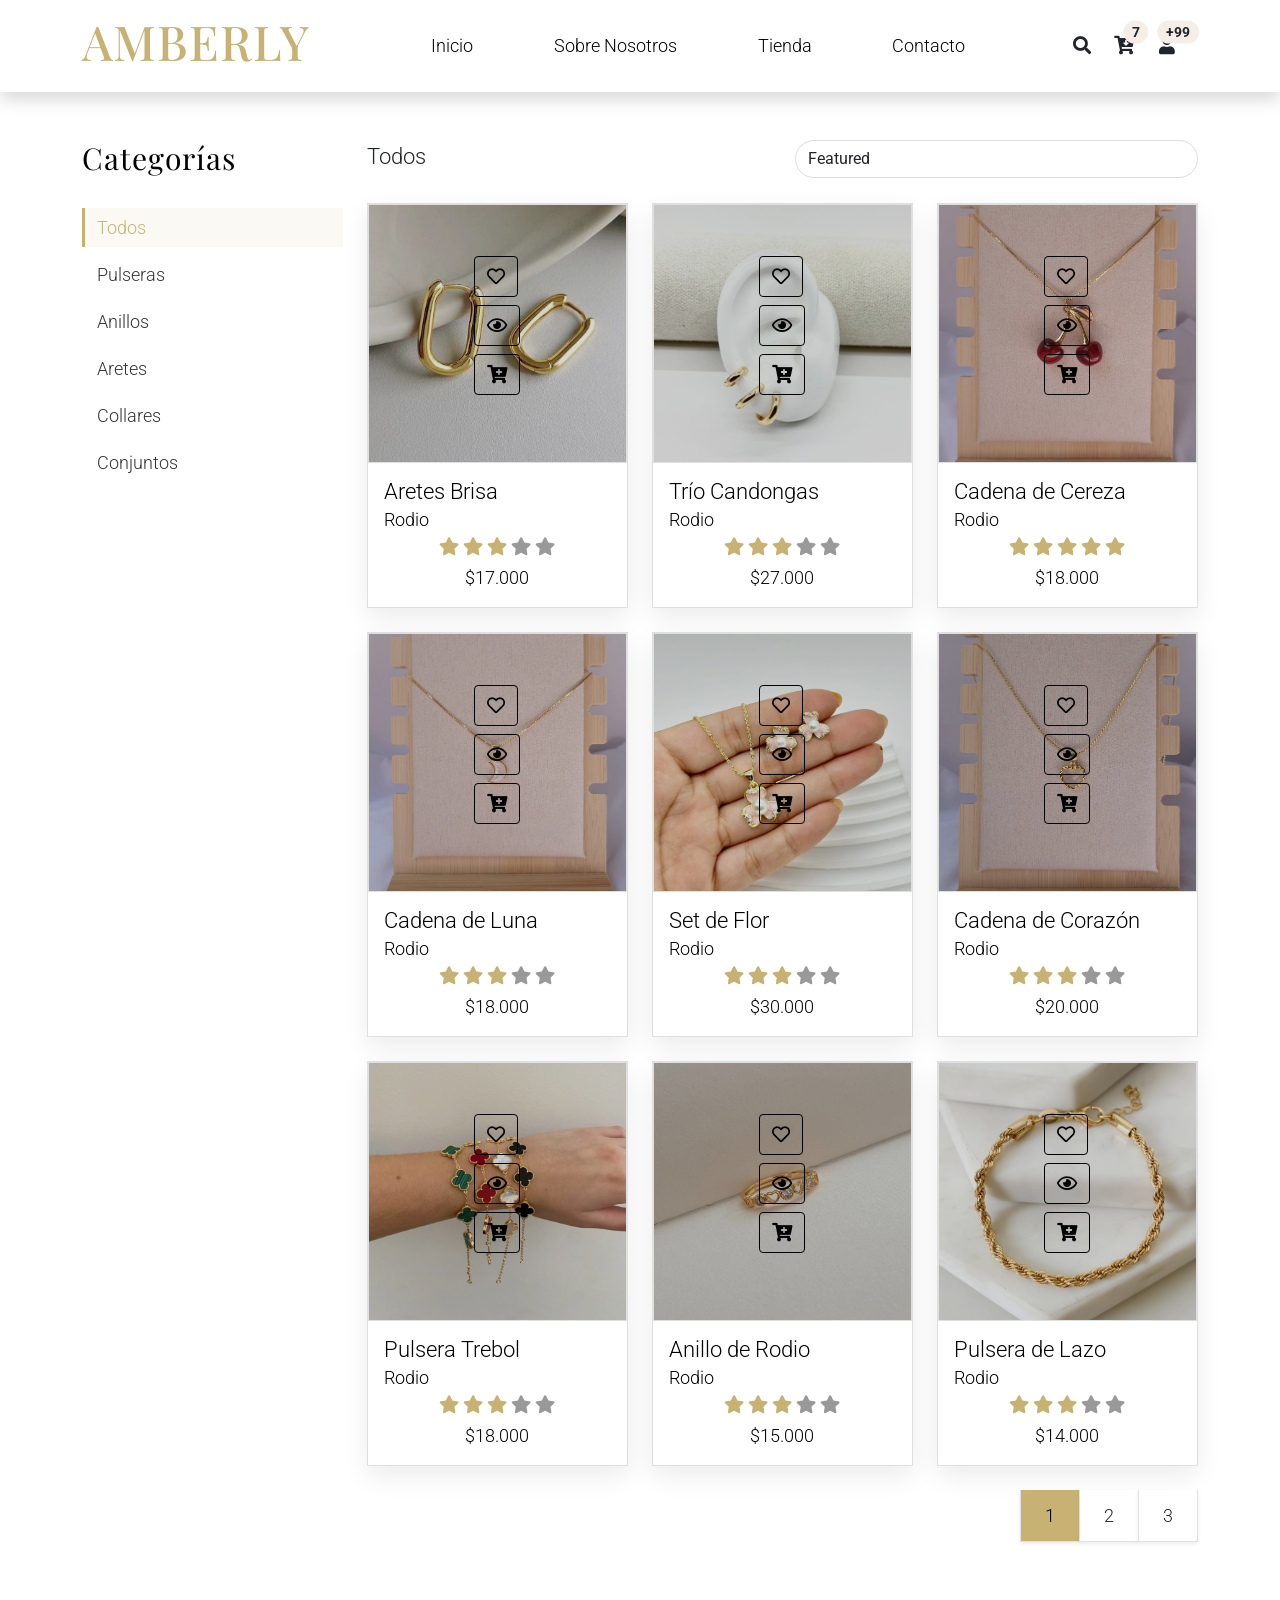
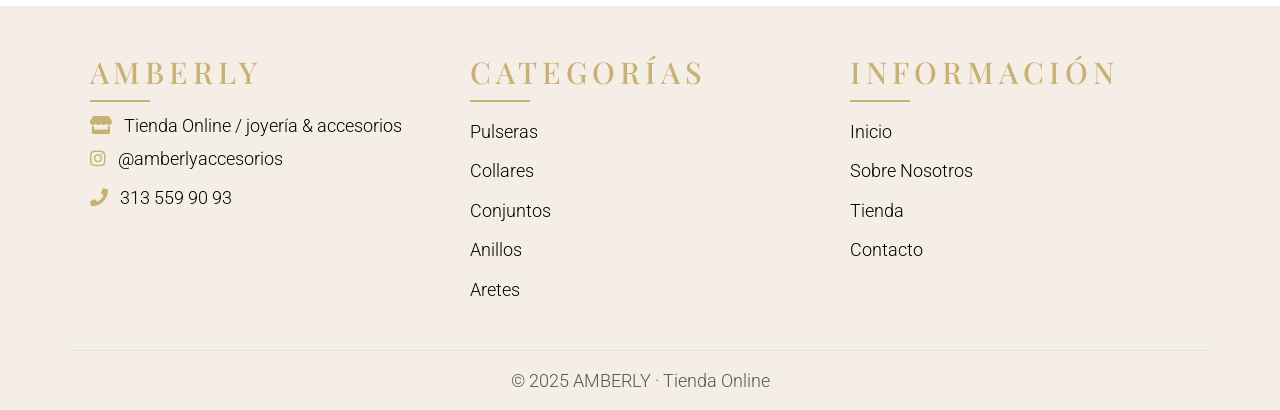
<file: shop.html>
<!DOCTYPE html>
<html lang="en">

<head>
    <title>Amberly</title>
    <meta charset="utf-8">
    <meta name="viewport" content="width=device-width, initial-scale=1">

    <link rel="Logo-touch-icon" href="assets/img/Logo.png">
    <link rel="shortcut icon" type="image/x-icon" href="assets/img/Logo.png">

    <link rel="stylesheet" href="assets/css/bootstrap.min.css">
    <link rel="stylesheet" href="assets/css/templatemo.css">
    <link rel="stylesheet" href="assets/css/custom.css">

    <!-- Load fonts style after rendering the layout styles -->
    <link rel="stylesheet"
        href="https://fonts.googleapis.com/css2?family=Roboto:wght@100;200;300;400;500;700;900&display=swap">
    <link rel="stylesheet"
        href="https://fonts.googleapis.com/css2?family=Playfair+Display:wght@400;600&family=Poppins:wght@300;400;500&display=swap">
    <link rel="stylesheet" href="assets/css/fontawesome.min.css">

</head>

<body>
    <!-- Header -->
    <nav class="navbar navbar-expand-lg navbar-light shadow">
        <div class="container d-flex justify-content-between align-items-center">

            <a class="navbar-brand text-success logo h1 align-self-center" href="index.html">
                AMBERLY
            </a>

            <button class="navbar-toggler border-0" type="button" data-bs-toggle="collapse"
                data-bs-target="#templatemo_main_nav" aria-controls="navbarSupportedContent" aria-expanded="false"
                aria-label="Toggle navigation">
                <span class="navbar-toggler-icon"></span>
            </button>

            <div class="align-self-center collapse navbar-collapse flex-fill  d-lg-flex justify-content-lg-between"
                id="templatemo_main_nav">
                <div class="flex-fill">
                    <ul class="nav navbar-nav d-flex justify-content-between mx-lg-auto">
                        <li class="nav-item">
                            <a class="nav-link" href="index.html">Inicio</a>
                        </li>
                        <li class="nav-item">
                            <a class="nav-link" href="about.html">Sobre Nosotros</a>
                        </li>
                        <li class="nav-item">
                            <a class="nav-link" href="shop.html">Tienda</a>
                        </li>
                        <li class="nav-item">
                            <a class="nav-link" href="contact.html">Contacto</a>
                        </li>
                    </ul>
                </div>
                <div class="navbar align-self-center d-flex">
                    <div class="d-lg-none flex-sm-fill mt-3 mb-4 col-7 col-sm-auto pr-3">
                        <div class="input-group">
                            <input type="text" class="form-control" id="inputMobileSearch" placeholder="Search ...">
                            <div class="input-group-text">
                                <i class="fa fa-fw fa-search"></i>
                            </div>
                        </div>
                    </div>
                    <a class="nav-icon d-none d-lg-inline" href="#" data-bs-toggle="modal"
                        data-bs-target="#templatemo_search">
                        <i class="fa fa-fw fa-search text-dark mr-2"></i>
                    </a>
                    <a class="nav-icon position-relative text-decoration-none" href="#">
                        <i class="fa fa-fw fa-cart-arrow-down text-dark mr-1"></i>
                        <span
                            class="position-absolute top-0 left-100 translate-middle badge rounded-pill bg-light text-dark">7</span>
                    </a>
                    <a class="nav-icon position-relative text-decoration-none" href="#">
                        <i class="fa fa-fw fa-user text-dark mr-3"></i>
                        <span
                            class="position-absolute top-0 left-100 translate-middle badge rounded-pill bg-light text-dark">+99</span>
                    </a>
                </div>
            </div>

        </div>
    </nav>
    <!-- Close Header -->

    <!-- Modal -->
    <div class="modal fade bg-white" id="templatemo_search" tabindex="-1" role="dialog"
        aria-labelledby="exampleModalLabel" aria-hidden="true">
        <div class="modal-dialog modal-lg" role="document">
            <div class="w-100 pt-1 mb-5 text-right">
                <button type="button" class="btn-close" data-bs-dismiss="modal" aria-label="Close"></button>
            </div>
            <form action="" method="get" class="modal-content modal-body border-0 p-0">
                <div class="input-group mb-2">
                    <input type="text" class="form-control" id="inputModalSearch" name="q" placeholder="Search ...">
                    <button type="submit" class="input-group-text bg-success text-light">
                        <i class="fa fa-fw fa-search text-white"></i>
                    </button>
                </div>
            </form>
        </div>
    </div>



    <!-- Start Content -->
    <div class="container py-5">
        <div class="row">

            <div class="col-lg-3">
                <h1 class="h2 pb-4">Categorías</h1>
                <ul class="list-unstyled templatemo-accordion" id="category-filter">
                    <li class="pb-2">
                        <a class="category-link active" href="#" data-filter="all">Todos</a>
                    </li>
                    <li class="pb-2">
                        <a class="category-link" href="#" data-filter="pulseras">Pulseras</a>
                    </li>
                    <li class="pb-2">
                        <a class="category-link" href="#" data-filter="anillos">Anillos</a>
                    </li>
                    <li class="pb-2">
                        <a class="category-link" href="#" data-filter="aretes">Aretes</a>
                    </li>
                    <li class="pb-2">
                        <a class="category-link" href="#" data-filter="collares">Collares</a>
                    </li>
                    <li class="pb-2">
                        <a class="category-link" href="#" data-filter="conjuntos">Conjuntos</a>
                    </li>
                </ul>
            </div>

            <div class="col-lg-9">
                <div class="row">
                    <div class="col-md-6">
                        <ul class="list-inline shop-top-menu pb-3 pt-1">
                            <li class="list-inline-item">
                                <a class="h3 text-dark text-decoration-none mr-3" href="#" id="filter-all-top">Todos</a>
                            </li>
                        </ul>
                    </div>
                    <div class="col-md-6 pb-4">
                        <div class="d-flex">
                            <select class="form-control">
                                <option>Featured</option>
                                <option>A to Z</option>
                                <option>Item</option>
                            </select>
                        </div>
                    </div>
                </div>
                <div class="row" id="product-grid">
                    <div class="col-md-4 product-item" data-category="aretes">
                        <div class="card mb-4 product-wap rounded-0">
                            <div class="card rounded-0">
                                <img class="card-img rounded-0 img-fluid" src="assets/img/AretasBrisa.jpeg" alt="Aretes Brisa">
                                <div
                                    class="card-img-overlay rounded-0 product-overlay d-flex align-items-center justify-content-center">
                                    <ul class="list-unstyled">
                                        <li>
                                            <a class="btn btn-success text-white"
                                                href="shop-single.html?id=aretes-brisa">
                                                <i class="far fa-heart"></i>
                                            </a>
                                        </li>

                                        <li>
                                            <a class="btn btn-success text-white mt-2"
                                                href="shop-single.html?id=aretes-brisa">
                                                <i class="far fa-eye"></i>
                                            </a>
                                        </li>

                                        <li>
                                            <a class="btn btn-success text-white mt-2"
                                                href="shop-single.html?id=aretes-brisa">
                                                <i class="fas fa-cart-plus"></i>
                                            </a>
                                        </li>

                                    </ul>
                                </div>
                            </div>
                            <div class="card-body">
                                <a href="shop-single.html?id=aretes-brisa" class="h3 text-decoration-none">
                                    Aretes Brisa
                                </a>

                                <ul class="w-100 list-unstyled d-flex justify-content-between mb-0">
                                    <li>Rodio</li>
                                    <li class="pt-2">
                                        <span
                                            class="product-color-dot color-dot-red float-left rounded-circle ml-1"></span>
                                        <span
                                            class="product-color-dot color-dot-blue float-left rounded-circle ml-1"></span>
                                        <span
                                            class="product-color-dot color-dot-black float-left rounded-circle ml-1"></span>
                                        <span
                                            class="product-color-dot color-dot-light float-left rounded-circle ml-1"></span>
                                        <span
                                            class="product-color-dot color-dot-green float-left rounded-circle ml-1"></span>
                                    </li>
                                </ul>
                                <ul class="list-unstyled d-flex justify-content-center mb-1">
                                    <li>
                                        <i class="text-warning fa fa-star"></i>
                                        <i class="text-warning fa fa-star"></i>
                                        <i class="text-warning fa fa-star"></i>
                                        <i class="text-muted fa fa-star"></i>
                                        <i class="text-muted fa fa-star"></i>
                                    </li>
                                </ul>
                                <p class="text-center mb-0">$17.000</p>
                            </div>
                        </div>
                    </div>
                    <div class="col-md-4 product-item" data-category="aretes">
                        <div class="card mb-4 product-wap rounded-0">
                            <div class="card rounded-0">
                                <a href="shop-single.html?id=trio-candongas">
                                    <img class="card-img rounded-0 img-fluid" src="assets/img/SetCandongas.png" alt="Trío Candongas">
                                </a>
                                <div
                                    class="card-img-overlay rounded-0 product-overlay d-flex align-items-center justify-content-center">
                                    <ul class="list-unstyled">

                                        <li>
                                            <a class="btn btn-success text-white"
                                                href="shop-single.html?id=trio-candongas">
                                                <i class="far fa-heart"></i>
                                            </a>
                                        </li>

                                        <li>
                                            <a class="btn btn-success text-white mt-2"
                                                href="shop-single.html?id=trio-candongas">
                                                <i class="far fa-eye"></i>
                                            </a>
                                        </li>

                                        <li>
                                            <a class="btn btn-success text-white mt-2"
                                                href="shop-single.html?id=trio-candongas">
                                                <i class="fas fa-cart-plus"></i>
                                            </a>
                                        </li>

                                    </ul>
                                </div>
                            </div>
                            <div class="card-body">
                                <a href="shop-single.html?id=trio-candongas" class="h3 text-decoration-none">
                                    Trío Candongas
                                </a>

                                <ul class="w-100 list-unstyled d-flex justify-content-between mb-0">
                                    <li>Rodio</li>
                                    <li class="pt-2">
                                        <span class="product-color-dot color-dot-red rounded-circle ml-1"></span>
                                        <span class="product-color-dot color-dot-blue rounded-circle ml-1"></span>
                                        <span class="product-color-dot color-dot-black rounded-circle ml-1"></span>
                                        <span class="product-color-dot color-dot-light rounded-circle ml-1"></span>
                                        <span class="product-color-dot color-dot-green rounded-circle ml-1"></span>
                                    </li>
                                </ul>

                                <ul class="list-unstyled d-flex justify-content-center mb-1">
                                    <li>
                                        <i class="text-warning fa fa-star"></i>
                                        <i class="text-warning fa fa-star"></i>
                                        <i class="text-warning fa fa-star"></i>
                                        <i class="text-muted fa fa-star"></i>
                                        <i class="text-muted fa fa-star"></i>
                                    </li>
                                </ul>

                                <p class="text-center mb-0">$27.000</p>
                            </div>
                        </div>
                    </div>

                    <div class="col-md-4 product-item" data-category="collares">
                        <div class="card mb-4 product-wap rounded-0">
                            <div class="card rounded-0">

                                <!-- Imagen clickeable -->
                                <a href="shop-single.html?id=cadena-cereza">
                                    <img class="card-img rounded-0 img-fluid" src="assets/img/Cadena de Cereza.jpeg"
                                        alt="Cadena de Cereza">
                                </a>

                                <!-- Overlay -->
                                <div
                                    class="card-img-overlay rounded-0 product-overlay d-flex align-items-center justify-content-center">
                                    <ul class="list-unstyled">

                                        <li>
                                            <a class="btn btn-success text-white"
                                                href="shop-single.html?id=cadena-cereza">
                                                <i class="far fa-heart"></i>
                                            </a>
                                        </li>

                                        <li>
                                            <a class="btn btn-success text-white mt-2"
                                                href="shop-single.html?id=cadena-cereza">
                                                <i class="far fa-eye"></i>
                                            </a>
                                        </li>

                                        <li>
                                            <a class="btn btn-success text-white mt-2"
                                                href="shop-single.html?id=cadena-cereza">
                                                <i class="fas fa-cart-plus"></i>
                                            </a>
                                        </li>

                                    </ul>
                                </div>
                            </div>

                            <!-- Info -->
                            <div class="card-body">
                                <a href="shop-single.html?id=cadena-cereza" class="h3 text-decoration-none">
                                    Cadena de Cereza
                                </a>

                                <ul class="w-100 list-unstyled d-flex justify-content-between mb-0">
                                    <li>Rodio</li>
                                    <li class="pt-2">
                                        <span class="product-color-dot color-dot-red rounded-circle ml-1"></span>
                                        <span class="product-color-dot color-dot-blue rounded-circle ml-1"></span>
                                        <span class="product-color-dot color-dot-black rounded-circle ml-1"></span>
                                        <span class="product-color-dot color-dot-light rounded-circle ml-1"></span>
                                        <span class="product-color-dot color-dot-green rounded-circle ml-1"></span>
                                    </li>
                                </ul>

                                <ul class="list-unstyled d-flex justify-content-center mb-1">
                                    <li>
                                        <i class="text-warning fa fa-star"></i>
                                        <i class="text-warning fa fa-star"></i>
                                        <i class="text-warning fa fa-star"></i>
                                        <i class="text-warning fa fa-star"></i>
                                        <i class="text-warning fa fa-star"></i>
                                    </li>
                                </ul>

                                <p class="text-center mb-0">$18.000</p>
                            </div>
                        </div>
                    </div>


                    <div class="col-md-4 product-item" data-category="collares">
                        <div class="card mb-4 product-wap rounded-0">
                            <div class="card rounded-0">
                                <img class="card-img rounded-0 img-fluid" src="assets/img/Cadena de Luna.jpeg" alt="Cadena de Luna">
                                <div
                                    class="card-img-overlay rounded-0 product-overlay d-flex align-items-center justify-content-center">
                                    <ul class="list-unstyled">
                                        <li><a class="btn btn-success text-white" href="shop-single.html"><i
                                                    class="far fa-heart"></i></a></li>
                                        <li><a class="btn btn-success text-white mt-2" href="shop-single.html"><i
                                                    class="far fa-eye"></i></a></li>
                                        <li><a class="btn btn-success text-white mt-2" href="shop-single.html"><i
                                                    class="fas fa-cart-plus"></i></a></li>
                                    </ul>
                                </div>
                            </div>
                            <div class="card-body">
                                <a href="shop-single.html" class="h3 text-decoration-none">Cadena de Luna</a>
                                <ul class="w-100 list-unstyled d-flex justify-content-between mb-0">
                                    <li>Rodio</li>
                                    <li class="pt-2">
                                        <span
                                            class="product-color-dot color-dot-red float-left rounded-circle ml-1"></span>
                                        <span
                                            class="product-color-dot color-dot-blue float-left rounded-circle ml-1"></span>
                                        <span
                                            class="product-color-dot color-dot-black float-left rounded-circle ml-1"></span>
                                        <span
                                            class="product-color-dot color-dot-light float-left rounded-circle ml-1"></span>
                                        <span
                                            class="product-color-dot color-dot-green float-left rounded-circle ml-1"></span>
                                    </li>
                                </ul>
                                <ul class="list-unstyled d-flex justify-content-center mb-1">
                                    <li>
                                        <i class="text-warning fa fa-star"></i>
                                        <i class="text-warning fa fa-star"></i>
                                        <i class="text-warning fa fa-star"></i>
                                        <i class="text-muted fa fa-star"></i>
                                        <i class="text-muted fa fa-star"></i>
                                    </li>
                                </ul>
                                <p class="text-center mb-0">$18.000</p>
                            </div>
                        </div>
                    </div>
                    <div class="col-md-4 product-item" data-category="conjuntos">
                        <div class="card mb-4 product-wap rounded-0">
                            <div class="card rounded-0">
                                <img class="card-img rounded-0 img-fluid" src="assets/img/Setflor.jpg" alt="Set de Flor">
                                <div
                                    class="card-img-overlay rounded-0 product-overlay d-flex align-items-center justify-content-center">
                                    <ul class="list-unstyled">
                                        <li><a class="btn btn-success text-white" href="shop-single.html"><i
                                                    class="far fa-heart"></i></a></li>
                                        <li><a class="btn btn-success text-white mt-2" href="shop-single.html"><i
                                                    class="far fa-eye"></i></a></li>
                                        <li><a class="btn btn-success text-white mt-2" href="shop-single.html"><i
                                                    class="fas fa-cart-plus"></i></a></li>
                                    </ul>
                                </div>
                            </div>
                            <div class="card-body">
                                <a href="shop-single.html" class="h3 text-decoration-none">Set de Flor</a>
                                <ul class="w-100 list-unstyled d-flex justify-content-between mb-0">
                                    <li>Rodio</li>
                                    <li class="pt-2">
                                        <span
                                            class="product-color-dot color-dot-red float-left rounded-circle ml-1"></span>
                                        <span
                                            class="product-color-dot color-dot-blue float-left rounded-circle ml-1"></span>
                                        <span
                                            class="product-color-dot color-dot-black float-left rounded-circle ml-1"></span>
                                        <span
                                            class="product-color-dot color-dot-light float-left rounded-circle ml-1"></span>
                                    </li>
                                </ul>
                                <ul class="list-unstyled d-flex justify-content-center mb-1">
                                    <li>
                                        <i class="text-warning fa fa-star"></i>
                                        <i class="text-warning fa fa-star"></i>
                                        <i class="text-warning fa fa-star"></i>
                                        <i class="text-muted fa fa-star"></i>
                                        <i class="text-muted fa fa-star"></i>
                                    </li>
                                </ul>
                                <p class="text-center mb-0">$30.000</p>
                            </div>
                        </div>
                    </div>
                    <div class="col-md-4 product-item" data-category="collares">
                        <div class="card mb-4 product-wap rounded-0">
                            <div class="card rounded-0">
                                <img class="card-img rounded-0 img-fluid" src="assets/img/Cadena de Corazón.jpeg" alt="Cadena de Corazón">
                                <div
                                    class="card-img-overlay rounded-0 product-overlay d-flex align-items-center justify-content-center">
                                    <ul class="list-unstyled">
                                        <li><a class="btn btn-success text-white" href="shop-single.html"><i
                                                    class="far fa-heart"></i></a></li>
                                        <li><a class="btn btn-success text-white mt-2" href="shop-single.html"><i
                                                    class="far fa-eye"></i></a></li>
                                        <li><a class="btn btn-success text-white mt-2" href="shop-single.html"><i
                                                    class="fas fa-cart-plus"></i></a></li>
                                    </ul>
                                </div>
                            </div>
                            <div class="card-body">
                                <a href="shop-single.html" class="h3 text-decoration-none">Cadena de Corazón</a>
                                <ul class="w-100 list-unstyled d-flex justify-content-between mb-0">
                                    <li>Rodio</li>
                                    <li class="pt-2">
                                        <span
                                            class="product-color-dot color-dot-red float-left rounded-circle ml-1"></span>
                                        <span
                                            class="product-color-dot color-dot-blue float-left rounded-circle ml-1"></span>
                                        <span
                                            class="product-color-dot color-dot-black float-left rounded-circle ml-1"></span>
                                        <span
                                            class="product-color-dot color-dot-light float-left rounded-circle ml-1"></span>
                                        <span
                                            class="product-color-dot color-dot-green float-left rounded-circle ml-1"></span>
                                    </li>
                                </ul>
                                <ul class="list-unstyled d-flex justify-content-center mb-1">
                                    <li>
                                        <i class="text-warning fa fa-star"></i>
                                        <i class="text-warning fa fa-star"></i>
                                        <i class="text-warning fa fa-star"></i>
                                        <i class="text-muted fa fa-star"></i>
                                        <i class="text-muted fa fa-star"></i>
                                    </li>
                                </ul>
                                <p class="text-center mb-0">$20.000</p>
                            </div>
                        </div>
                    </div>
                    <div class="col-md-4 product-item" data-category="pulseras">
                        <div class="card mb-4 product-wap rounded-0">
                            <div class="card rounded-0">
                                <img class="card-img rounded-0 img-fluid" src="assets/img/PulseraTrebol.jpeg" alt="Pulsera Trébol">
                                <div
                                    class="card-img-overlay rounded-0 product-overlay d-flex align-items-center justify-content-center">
                                    <ul class="list-unstyled">
                                        <li><a class="btn btn-success text-white" href="shop-single.html"><i
                                                    class="far fa-heart"></i></a></li>
                                        <li><a class="btn btn-success text-white mt-2" href="shop-single.html"><i
                                                    class="far fa-eye"></i></a></li>
                                        <li><a class="btn btn-success text-white mt-2" href="shop-single.html"><i
                                                    class="fas fa-cart-plus"></i></a></li>
                                    </ul>
                                </div>
                            </div>
                            <div class="card-body">
                                <a href="shop-single.html" class="h3 text-decoration-none">Pulsera Trebol</a>
                                <ul class="w-100 list-unstyled d-flex justify-content-between mb-0">
                                    <li>Rodio</li>
                                    <li class="pt-2">
                                        <span
                                            class="product-color-dot color-dot-red float-left rounded-circle ml-1"></span>
                                        <span
                                            class="product-color-dot color-dot-blue float-left rounded-circle ml-1"></span>
                                        <span
                                            class="product-color-dot color-dot-black float-left rounded-circle ml-1"></span>
                                        <span
                                            class="product-color-dot color-dot-light float-left rounded-circle ml-1"></span>
                                        <span
                                            class="product-color-dot color-dot-green float-left rounded-circle ml-1"></span>
                                    </li>
                                </ul>
                                <ul class="list-unstyled d-flex justify-content-center mb-1">
                                    <li>
                                        <i class="text-warning fa fa-star"></i>
                                        <i class="text-warning fa fa-star"></i>
                                        <i class="text-warning fa fa-star"></i>
                                        <i class="text-muted fa fa-star"></i>
                                        <i class="text-muted fa fa-star"></i>
                                    </li>
                                </ul>
                                <p class="text-center mb-0">$18.000</p>
                            </div>
                        </div>
                    </div>
                    <div class="col-md-4 product-item" data-category="anillos">
                        <div class="card mb-4 product-wap rounded-0">
                            <div class="card rounded-0">
                                <img class="card-img rounded-0 img-fluid" src="assets/img/Anillo.jpg" alt="Anillo de Rodio">
                                <div
                                    class="card-img-overlay rounded-0 product-overlay d-flex align-items-center justify-content-center">
                                    <ul class="list-unstyled">
                                        <li><a class="btn btn-success text-white" href="shop-single.html"><i
                                                    class="far fa-heart"></i></a></li>
                                        <li><a class="btn btn-success text-white mt-2" href="shop-single.html"><i
                                                    class="far fa-eye"></i></a></li>
                                        <li><a class="btn btn-success text-white mt-2" href="shop-single.html"><i
                                                    class="fas fa-cart-plus"></i></a></li>
                                    </ul>
                                </div>
                            </div>
                            <div class="card-body">
                                <a href="shop-single.html" class="h3 text-decoration-none">Anillo de Rodio</a>
                                <ul class="w-100 list-unstyled d-flex justify-content-between mb-0">
                                    <li>Rodio</li>
                                    <li class="pt-2">
                                        <span
                                            class="product-color-dot color-dot-red float-left rounded-circle ml-1"></span>
                                        <span
                                            class="product-color-dot color-dot-blue float-left rounded-circle ml-1"></span>
                                        <span
                                            class="product-color-dot color-dot-black float-left rounded-circle ml-1"></span>
                                        <span
                                            class="product-color-dot color-dot-light float-left rounded-circle ml-1"></span>
                                        <span
                                            class="product-color-dot color-dot-green float-left rounded-circle ml-1"></span>
                                    </li>
                                </ul>
                                <ul class="list-unstyled d-flex justify-content-center mb-1">
                                    <li>
                                        <i class="text-warning fa fa-star"></i>
                                        <i class="text-warning fa fa-star"></i>
                                        <i class="text-warning fa fa-star"></i>
                                        <i class="text-muted fa fa-star"></i>
                                        <i class="text-muted fa fa-star"></i>
                                    </li>
                                </ul>
                                <p class="text-center mb-0">$15.000</p>
                            </div>
                        </div>
                    </div>
                    <div class="col-md-4 product-item" data-category="pulseras">
                        <div class="card mb-4 product-wap rounded-0">
                            <div class="card rounded-0">
                                <img class="card-img rounded-0 img-fluid" src="assets/img/ManillaLazo.jpeg" alt="Pulsera de Lazo">
                                <div
                                    class="card-img-overlay rounded-0 product-overlay d-flex align-items-center justify-content-center">
                                    <ul class="list-unstyled">
                                        <li><a class="btn btn-success text-white" href="shop-single.html"><i
                                                    class="far fa-heart"></i></a></li>
                                        <li><a class="btn btn-success text-white mt-2" href="shop-single.html"><i
                                                    class="far fa-eye"></i></a></li>
                                        <li><a class="btn btn-success text-white mt-2" href="shop-single.html"><i
                                                    class="fas fa-cart-plus"></i></a></li>
                                    </ul>
                                </div>
                            </div>
                            <div class="card-body">
                                <a href="shop-single.html" class="h3 text-decoration-none">Pulsera de Lazo</a>
                                <ul class="w-100 list-unstyled d-flex justify-content-between mb-0">
                                    <li>Rodio</li>
                                    <li class="pt-2">
                                        <span
                                            class="product-color-dot color-dot-red float-left rounded-circle ml-1"></span>
                                        <span
                                            class="product-color-dot color-dot-blue float-left rounded-circle ml-1"></span>
                                        <span
                                            class="product-color-dot color-dot-black float-left rounded-circle ml-1"></span>
                                        <span
                                            class="product-color-dot color-dot-light float-left rounded-circle ml-1"></span>
                                        <span
                                            class="product-color-dot color-dot-green float-left rounded-circle ml-1"></span>
                                    </li>
                                </ul>
                                <ul class="list-unstyled d-flex justify-content-center mb-1">
                                    <li>
                                        <i class="text-warning fa fa-star"></i>
                                        <i class="text-warning fa fa-star"></i>
                                        <i class="text-warning fa fa-star"></i>
                                        <i class="text-muted fa fa-star"></i>
                                        <i class="text-muted fa fa-star"></i>
                                    </li>
                                </ul>
                                <p class="text-center mb-0">$14.000</p>
                            </div>
                        </div>
                    </div>
                </div>
                <div div="row">
                    <ul class="pagination pagination-lg justify-content-end">
                        <li class="page-item disabled">
                            <a class="page-link active rounded-0 mr-3 shadow-sm border-top-0 border-left-0" href="#"
                                tabindex="-1">1</a>
                        </li>
                        <li class="page-item">
                            <a class="page-link rounded-0 mr-3 shadow-sm border-top-0 border-left-0 text-dark"
                                href="#">2</a>
                        </li>
                        <li class="page-item">
                            <a class="page-link rounded-0 shadow-sm border-top-0 border-left-0 text-dark" href="#">3</a>
                        </li>
                    </ul>
                </div>
            </div>

        </div>
    </div>
    <!-- End Content -->


    <!-- Start Footer -->
    <footer id="amberly_footer">
        <div class="container">
            <div class="row">

                <!-- Marca -->
                <div class="col-md-4 pt-5 footer-col">
                    <h2 class="h2 footer-logo">AMBERLY</h2>
                    <ul class="list-unstyled footer-text">
                        <li>
                            <i class="fas fa-store me-2"></i>
                            Tienda Online / joyería & accesorios
                        </li>
                        <li>
                            <i class="fab fa-instagram me-2"></i>
                            <a href="https://www.instagram.com/" target="_blank">@amberlyaccesorios</a>
                        </li>
                        <li>
                            <i class="fa fa-phone me-2"></i>
                            <a href="tel:3135599093">313 559 90 93</a>
                        </li>
                    </ul>
                </div>

                <!-- Categorías -->
                <div class="col-md-4 pt-5 footer-col">
                    <h2 class="h2 footer-title">CATEGORÍAS</h2>
                    <ul class="list-unstyled footer-links">
                        <li><a href="shop.html?cat=pulseras">Pulseras</a></li>
                        <li><a href="shop.html?cat=collares">Collares</a></li>
                        <li><a href="shop.html?cat=conjuntos">Conjuntos</a></li>
                        <li><a href="shop.html?cat=anillos">Anillos</a></li>
                        <li><a href="shop.html?cat=aretes">Aretes</a></li>
                    </ul>
                </div>

                <!-- Información -->
                <div class="col-md-4 pt-5 footer-col">
                    <h2 class="h2 footer-title">INFORMACIÓN</h2>
                    <ul class="list-unstyled footer-links">
                        <li><a href="index.html">Inicio</a></li>
                        <li><a href="about.html">Sobre Nosotros</a></li>
                        <li><a href="shop.html">Tienda</a></li>
                        <li><a href="contact.html">Contacto</a></li>
                    </ul>
                </div>

            </div>

            <div class="row mt-4 pt-3 border-top">
                <div class="col text-center">
                    <p class="footer-copy">
                        © 2025 AMBERLY · Tienda Online
                    </p>
                </div>
            </div>
        </div>
    </footer>

    <!-- End Footer -->

    <!-- Start Script -->
    <script src="assets/js/jquery-1.11.0.min.js"></script>
    <script src="assets/js/jquery-migrate-1.2.1.min.js"></script>
    <script src="assets/js/bootstrap.bundle.min.js"></script>
    <script src="assets/js/templatemo.js"></script>
    <script src="assets/js/custom.js"></script>
    <!-- End Script -->
</body>

</html>
</file>
<file: assets/css/templatemo.css>
/*
Este archivo define la estructura base del sitio.
La identidad visual final se refuerza en custom.css
*/

/* 
1. Typography
*/
body, ul, li, p, a, label, input, div {
  font-family: 'Roboto', sans-serif;
  font-size: 18px !important;
  font-weight: 300 !important;
  color: #000;
}

.h1 {
  font-size: 48px !important;
  font-weight: 300 !important;
}

.h2 {
  font-size: 30px !important;
  font-weight: 300;
}

.h3 {
  font-size: 22px !important;
}

/* 
2. General
*/
.logo { font-weight: 500 !important; }

.text-warning { color: #C8B273 !important; }
.text-muted { color: #999 !important; }
.text-success { color: #C8B273 !important; }
.text-light { color: #000 !important; }

.bg-dark { background-color: #000 !important; }
.bg-light { background-color: #F5EEE6 !important; }
.bg-black { background-color: #000 !important; }

.bg-success,
.btn-success {
  background-color: #C8B273 !important;
  border-color: #C8B273 !important;
  color: #000 !important;
}

.btn-success:hover {
  background-color: #b59d5f !important;
}

/* Pagination */
.pagination .page-link:hover,
.pagination .page-link.active {
  background-color: #C8B273;
  color: #000;
}

/* 
3. Navigation
*/
#templatemo_nav_top { min-height: 40px; }
#templatemo_nav_top * { font-size: .9em !important; }

#templatemo_main_nav a { color: #000; }
#templatemo_main_nav a:hover { color: #C8B273; }

#templatemo_main_nav .navbar .nav-icon {
  margin-right: 20px;
}

/*
4. Hero Carousel
*/
#template-mo-zay-hero-carousel {
  background: #F5EEE6 !important;
}

#template-mo-zay-hero-carousel .carousel-indicators li {
  background-color: #C8B273;
}

#template-mo-zay-hero-carousel .carousel-control-next i,
#template-mo-zay-hero-carousel .carousel-control-prev i {
  color: #C8B273 !important;
}

/*
5. Accordion
*/
.templatemo-accordion a { color: #000; }
.templatemo-accordion a:hover { color: #C8B273; }

/*
6. Shop
*/
.shop-top-menu a:hover { color: #C8B273 !important; }

/*
7. Product
*/
.product-wap {
  box-shadow: 0 10px 25px rgba(0,0,0,0.08);
  border-radius: 16px;
}

.card.product-wap a { color: #000; }

.card.product-wap .product-overlay {
  background: rgba(0,0,0,.15);
  transition: .3s;
}

/*
8. Brand
*/
.brand-img {
  filter: grayscale(100%);
  opacity: 0.5;
  transition: .5s;
}

.brand-img:hover {
  filter: grayscale(0%);
  opacity: 1;
}

/*
9. Services
*/
.services-icon-wap {
  transition: .3s;
}

.services-icon-wap:hover {
  background: #C8B273;
  color: #000;
}

/*
10. Forms & Map
*/
.form-control {
  border-radius: 30px;
  border: 1px solid #ddd;
}

/*
11. Footer
*/
#tempaltemo_footer {
  background-color: #F5EEE6;
}

#tempaltemo_footer a {
  color: #000;
}

#tempaltemo_footer a:hover {
  color: #C8B273;
}

#tempaltemo_footer ul.footer-icons li:hover {
  background-color: transparent;
}

#tempaltemo_footer ul.footer-icons i {
  color: #C8B273;
}

/*
12. Responsive
*/
@media (min-width: 768px) {
  #templatemo_main_nav .navbar-nav {
    max-width: 450px;
  }
}

@media (min-width: 992px) {
  #templatemo_main_nav .navbar-nav {
    max-width: 550px;
  }

  #template-mo-zay-hero-carousel .carousel-item {
    min-height: 30rem !important;
  }
}
</file>
<file: assets/css/custom.css>
/* =========================
   AMBERLY · CUSTOM STYLES
========================= */

:root {
    --amberly-gold: #C8B273;
    --amberly-black: #000000;
    --amberly-soft: #F5EEE6;
}

/* =========================
   TIPOGRAFÍA DE MARCA
========================= */
h1, h2, h3, .logo {
    font-family: 'Playfair Display', serif;
    letter-spacing: 1px;
}

/* Logo */
.logo {
    color: var(--amberly-gold) !important;
    font-weight: 600;
}

/* =========================
   BOTÓN AMBERLY
========================= */
.btn-amberly {
    background-color: var(--amberly-gold);
    color: #000;
    border-radius: 25px;
    padding: 8px 22px;
    font-weight: 500;
    transition: background-color 0.3s ease;
}

.btn-amberly:hover {
    background-color: #6f6f6f;
}

/* Carrusel */
.hero-slide {
    position: relative;
    width: 100%;
    height: 85vh;   /* aumenta la altura */
    min-height: 560px;
}

/* Imagen ocupa todo */
.hero-img {
    width: 100%;
    height: 100%;
    object-fit: cover;
    object-position: center 40%;
}

/* Capa oscura elegante */
.hero-overlay {
    position: absolute;
    inset: 0;
    background: rgba(0, 0, 0, 0.45);
    display: flex;
    align-items: center;
}

/* Contenido de texto */
.hero-content {
    max-width: 600px;
    margin-left: 10%;
    color: #fff;
}

/* Tipografía Amberly */
.amberly-title {
    font-size: 3.5rem;
    font-weight: 700;
    letter-spacing: 4px;
}

.amberly-subtitle {
    font-size: 1.8rem;
    margin-bottom: 1rem;
}

/* Responsive */
@media (max-width: 768px) {
    .hero-slide {
        height: 60vh;
    }

    .hero-content {
        margin: 0 20px;
        text-align: center;
    }

    .amberly-title {
        font-size: 2.5rem;
    }
}

/* =========================
   CATEGORÍAS AMBERLY
========================= */

.amberly-categories {
    background-color: #fff;
}

/* Tarjeta */
.category-card {
    display: flex;
    flex-direction: column;
    align-items: center;
    gap: 14px;
}

/* Imagen circular */
.category-img-wrapper {
    width: 275px;
    height: 275px;
    border-radius: 50%;
    overflow: hidden;
    transition: transform 0.4s ease;
}

.category-img {
    width: 100%;
    height: 100%;
    object-fit: cover;
}

.category-card:hover .category-img-wrapper {
    transform: scale(1.07);
}

/* Texto */
.category-name {
    font-size: 1.1rem;
    color: #000;
}

/* Botón enlace */
.category-btn {
    color: var(--amberly-gold);
    font-weight: 500;
    text-decoration: none;
    transition: color 0.3s ease;
}

.category-btn:hover {
    color: #000;
}

/* Estado normal: contorno negro */
.product-overlay a.btn {
    background-color: transparent !important;
    border: 1.5px solid #000000 !important;
    color: #000000 !important;
}

/* Iconos negros */
.product-overlay a.btn i {
    color: #000000 !important;
}

/* Hover: fondo rosado, icono negro */
.product-overlay a.btn:hover {
    background-color: #CE9B9B !important;
    border-color: #CE9B9B !important;
    color: #000000 !important;
}

.product-overlay a.btn:hover i {
    color: #000000 !important;
}


/* =========================
   DESTACADOS AMBERLY
========================= */
.featured-amberly {
    background-color: rgba(0,0,0,0.04);
}

.featured-title {
    color: var(--amberly-gold);
    font-family: 'Playfair Display', serif;
    letter-spacing: 2px;
    margin-bottom: 12px;
}

.featured-text {
    font-size: 0.95rem;
    color: #6f6f6f;
}

/* Cards producto */
.amberly-card {
    border: none;
    border-radius: 18px;
    box-shadow: 0 10px 25px rgba(0, 0, 0, 0.06);
    transition: transform 0.3s ease;
}

.amberly-card:hover {
    transform: translateY(-6px);
}

.amberly-card img {
    border-radius: 18px 18px 0 0;
}

.product-name {
    font-weight: 500;
    color: #333;
}

.product-price {
    color: var(--amberly-gold);
    font-weight: 600;
}

.product-desc {
    font-size: 0.9rem;
    color: #777;
}

.product-link {
    text-decoration: none !important;
    color: inherit;
    display: block;
}

.product-link:hover {
    text-decoration: none !important;
    color: inherit;
}


/* ===== IMAGEN PRODUCTO AMBERLY ===== */
.product-image-zoom {
    overflow: hidden;
    border-radius: 18px;
    background-color: #f9f6f3;
}

.zoom-img {
    transition: transform 0.6s ease;
    cursor: zoom-in;
}

.zoom-img:hover {
    transform: scale(1.25);
}

.instagram-icon {
    display: inline-block;
}

.contact-form-offset {
    padding-top: 1rem;
}

/* Botones Amberly - estado inicial */
.amberly-btn,
.amberly-outline {
    background-color: transparent;
    color: #000;
    border: 1px solid #000;
    transition: all 0.3s ease;
}

/* Hover / focus */
.amberly-btn:hover,
.amberly-outline:hover,
.amberly-btn:focus,
.amberly-outline:focus {
    background-color: #000;
    color: #fff;
    border-color: #000;
}

/* Opcional: quitar glow azul de Bootstrap */
.btn:focus {
    box-shadow: none;
}


/* =========================
   FOOTER AMBERLY
========================= */
#amberly_footer {
    background-color: var(--amberly-soft);
}

/* Títulos footer */
#amberly_footer .footer-logo,
#amberly_footer .footer-title {
    color: var(--amberly-gold);
    font-family: 'Playfair Display', serif;
    letter-spacing: 5px;
    margin-bottom: 10px;
    font-weight: 500;
}

/* Línea debajo del título */
#amberly_footer .footer-logo::after,
#amberly_footer .footer-title::after {
    content: "";
    display: block;
    width: 60px;          /* largo*/
    height: 2px;          /* Grosor linea*/
    background-color: var(--amberly-gold);
    margin-top: 10px;     /* espacio título → línea */
}


/* Links */
.footer-text a,
.footer-links a {
    text-decoration: none;
    line-height: 2.2; /*  interlineado */
}

.footer-text a:hover,
.footer-links a:hover {
    color: var(--amberly-gold);
}

/* Íconos */
.footer-text i {
    color: var(--amberly-gold);
}

/* Columnas */
#amberly_footer .footer-col {
    padding: 0 20px;
}

.footer-copy {
    font-size: 0.9rem;
    color: #555;
}

/* =========================
   FILTRO CATEGORÍAS TIENDA
========================= */

/* Links del sidebar */
#category-filter .category-link {
    display: block;
    padding: 6px 12px;
    text-decoration: none;
    color: #333;
    font-size: 1.05rem;
    border-left: 3px solid transparent;
    transition: all 0.3s ease;
}

#category-filter .category-link:hover {
    color: var(--amberly-gold);
    border-left-color: var(--amberly-gold);
}

/* Estado activo */
#category-filter .category-link.active {
    color: var(--amberly-gold);
    font-weight: 600;
    border-left-color: var(--amberly-gold);
    background-color: rgba(200, 178, 115, 0.08);
}

/* Estado vacío */
.shop-empty-message {
    text-align: center;
    padding: 60px 20px;
    color: #999;
    font-size: 1.1rem;
}

.shop-empty-message i {
    font-size: 2.5rem;
    display: block;
    margin-bottom: 16px;
    color: #ccc;
}
</file>
